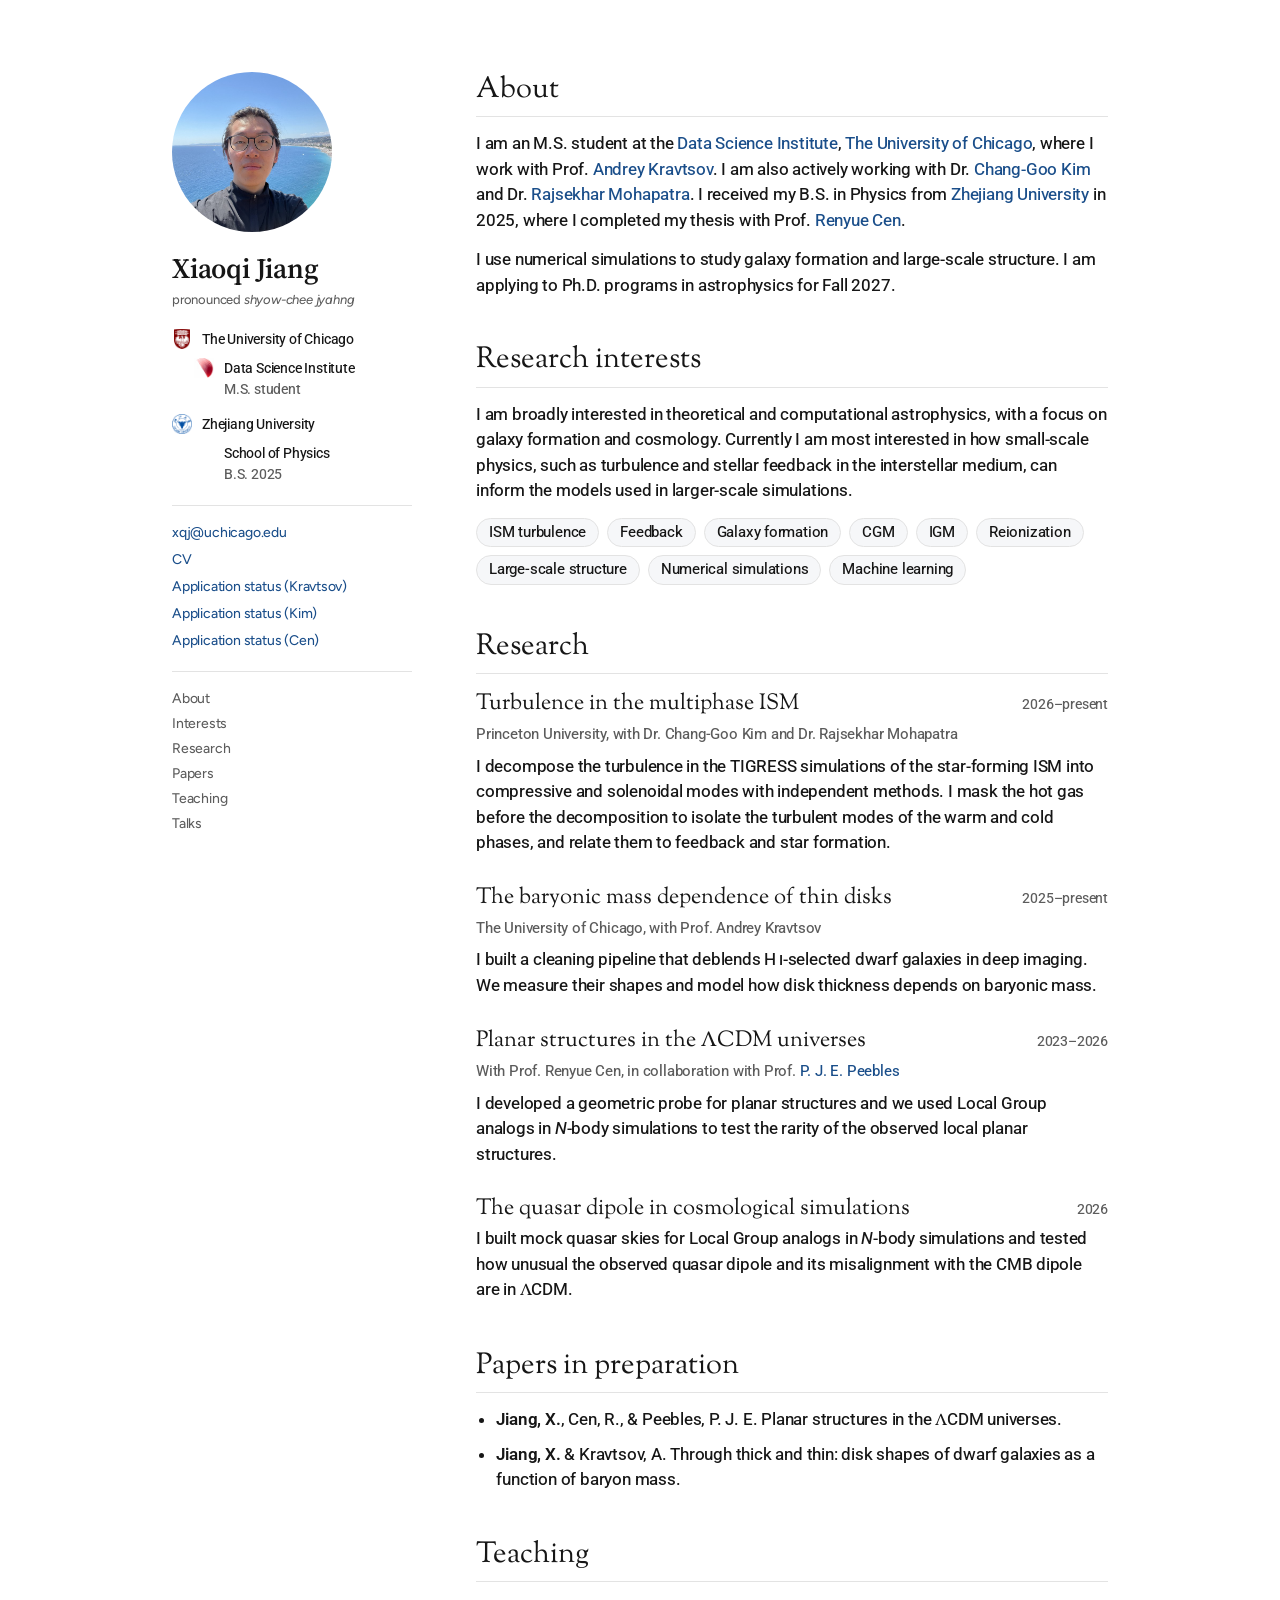
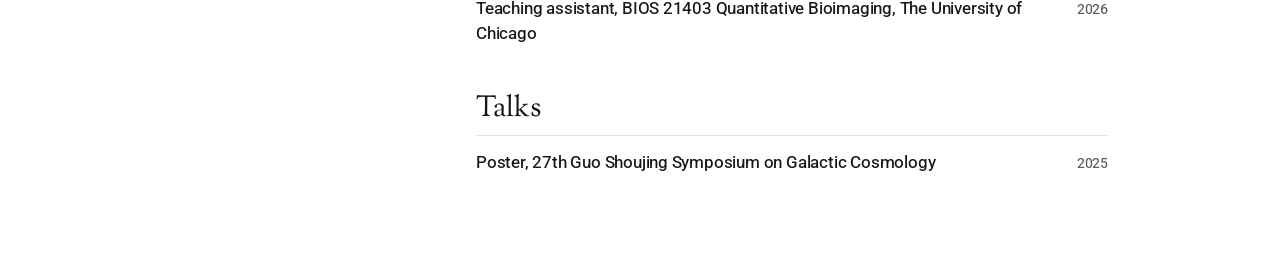
<file: index.html>
<!doctype html>
<html lang="en">
<head>
  <meta charset="utf-8">
  <meta name="viewport" content="width=device-width, initial-scale=1">
  <title>Xiaoqi Jiang</title>
  <meta name="description" content="Xiaoqi Jiang. Astrophysics, numerical simulations, turbulence in the interstellar medium, and structure formation.">
  <link rel="preconnect" href="https://fonts.googleapis.com">
  <link rel="preconnect" href="https://fonts.gstatic.com" crossorigin>
  <link href="https://fonts.googleapis.com/css2?family=Figtree:ital,wght@0,300..800;1,300..800&family=Source+Serif+4:opsz,wght@8..60,600&family=Roboto:wght@400..700&family=Sorts+Mill+Goudy&display=swap" rel="stylesheet">
  <link href="https://fonts.googleapis.com/css2?family=STIX+Two+Text&text=%CE%9B&display=swap" rel="stylesheet">
  <link rel="stylesheet" href="style.css">
</head>
<body>
  <div class="page">

    <aside class="sidebar">
      <img class="avatar" src="photo.jpg" alt="Xiaoqi Jiang">
      <h1 class="name">Xiaoqi Jiang</h1>
      <p class="pron">pronounced <em>shyow-chee jyahng</em></p>
      <div class="affil">
        <div class="org"><img src="img/uchicago.png" alt=""><span><a href="https://www.uchicago.edu/">The University of Chicago</a></span></div>
        <div class="org sub"><img src="img/dsi.png" alt=""><span><a href="https://datascience.uchicago.edu/">Data Science Institute</a><br><span class="deg">M.S. student</span></span></div>
        <div class="org prev"><img src="img/zju.png" alt=""><span><a href="https://www.zju.edu.cn/english/">Zhejiang University</a></span></div>
        <div class="org sub"><span></span><span><a href="https://physics.zju.edu.cn/">School of Physics</a><br><span class="deg">B.S. 2025</span></span></div>
      </div>

      <ul class="links">
        <li><a href="mailto:xqj@uchicago.edu">xqj@uchicago.edu</a></li>
        <li><a href="CV_Xiaoqi_Jiang.pdf">CV</a></li>
        <li><a href="applications/kravtsov/">Application status (Kravtsov)</a></li>
        <li><a href="applications/kim/">Application status (Kim)</a></li>
        <li><a href="applications/cen/">Application status (Cen)</a></li>
        <!-- <li><a href="https://orcid.org/0000-0000-0000-0000">ORCID</a></li> -->
        <!-- <li><a href="https://ui.adsabs.harvard.edu/">ADS</a></li> -->
      </ul>

      <nav class="toc">
        <a href="#about">About</a>
        <a href="#interests">Interests</a>
        <a href="#research">Research</a>
        <a href="#papers">Papers</a>
        <a href="#teaching">Teaching</a>
        <a href="#talks">Talks</a>
      </nav>
    </aside>

    <main>

      <section id="about">
        <h2>About</h2>
        <p>
          I am an M.S. student at the <a href="https://datascience.uchicago.edu/">Data Science Institute</a>,
          <a href="https://www.uchicago.edu/">The University of Chicago</a>, where I work with Prof. <a href="https://astro.uchicago.edu/~andrey/">Andrey Kravtsov</a>.
          I am also actively working with Dr. <a href="https://changgoo.github.io/">Chang-Goo Kim</a> and Dr. <a href="https://rajsekhar33.github.io/">Rajsekhar Mohapatra</a>.
          I received my B.S. in Physics from <a href="https://www.zju.edu.cn/english/">Zhejiang University</a> in 2025,
          where I completed my thesis with Prof. <a href="https://person.zju.edu.cn/0021210">Renyue Cen</a>.
        </p>
        <p>
          I use numerical simulations to study galaxy formation and large-scale structure.
          I am applying to Ph.D. programs in astrophysics for Fall 2027.
        </p>
      </section>

      <section id="interests">
        <h2>Research interests</h2>
        <p>
          I am broadly interested in theoretical and computational astrophysics, with a focus on galaxy
          formation and cosmology. Currently I am most interested in how small-scale physics, such as
          turbulence and stellar feedback in the interstellar medium, can inform the models used in
          larger-scale simulations.
        </p>
        <ul class="tags">
          <li>ISM turbulence</li>
          <li>Feedback</li>
          <li>Galaxy formation</li>
          <li>CGM</li>
          <li>IGM</li>
          <li>Reionization</li>
          <li>Large-scale structure</li>
          <li>Numerical simulations</li>
          <li>Machine learning</li>
        </ul>
      </section>

      <section id="research">
        <h2>Research</h2>

        <article class="project">
          <header>
            <h3>Turbulence in the multiphase ISM</h3>
            <span class="date">2026&ndash;present</span>
          </header>
          <p class="meta">Princeton University, with Dr. Chang-Goo Kim and Dr. Rajsekhar Mohapatra</p>
          <p>
            I decompose the turbulence in the TIGRESS simulations of the star-forming ISM into compressive
            and solenoidal modes with independent methods. I mask the hot gas before the decomposition to
            isolate the turbulent modes of the warm and cold phases, and relate them to feedback and star formation.
          </p>
        </article>

        <article class="project">
          <header>
            <h3>The baryonic mass dependence of thin disks</h3>
            <span class="date">2025&ndash;present</span>
          </header>
          <p class="meta">The University of Chicago, with Prof. Andrey Kravtsov</p>
          <p>
            I built a cleaning pipeline that deblends H&thinsp;<span class="sc">i</span>-selected dwarf galaxies
            in deep imaging. We measure their shapes and model how disk thickness depends on baryonic mass.
          </p>
        </article>

        <article class="project">
          <header>
            <h3>Planar structures in the <span class="sym">&Lambda;</span>CDM universes</h3>
            <span class="date">2023&ndash;2026</span>
          </header>
          <p class="meta">With Prof. Renyue Cen, in collaboration with Prof. <a href="https://phy.princeton.edu/people/p-james-peebles">P. J. E. Peebles</a></p>
          <p>
            I developed a geometric probe for planar structures and we used Local Group analogs in
            <em>N</em>-body simulations to test the rarity of the observed local planar structures.
          </p>
        </article>

        <article class="project">
          <header>
            <h3>The quasar dipole in cosmological simulations</h3>
            <span class="date">2026</span>
          </header>
          <p>
            I built mock quasar skies for Local Group analogs in <em>N</em>-body simulations and tested how
            unusual the observed quasar dipole and its misalignment with the CMB dipole are in <span class="sym">&Lambda;</span>CDM.
          </p>
        </article>
      </section>

      <section id="papers">
        <h2>Papers in preparation</h2>
        <ul class="papers">
          <li><strong>Jiang, X.</strong>, Cen, R., &amp; Peebles, P. J. E. Planar structures in the <span class="sym">&Lambda;</span>CDM universes.</li>
          <li><strong>Jiang, X.</strong> &amp; Kravtsov, A. Through thick and thin: disk shapes of dwarf galaxies as a function of baryon mass.</li>
        </ul>
      </section>

      <section id="teaching">
        <h2>Teaching</h2>
        <ul class="plain">
          <li>Teaching assistant, BIOS 21403 Quantitative Bioimaging, The University of Chicago <span class="date">2026</span></li>
        </ul>
      </section>

      <section id="talks">
        <h2>Talks</h2>
        <ul class="plain">
          <li>Poster, 27th Guo Shoujing Symposium on Galactic Cosmology <span class="date">2025</span></li>
        </ul>
      </section>

    </main>

  </div>
</body>
</html>
</file>
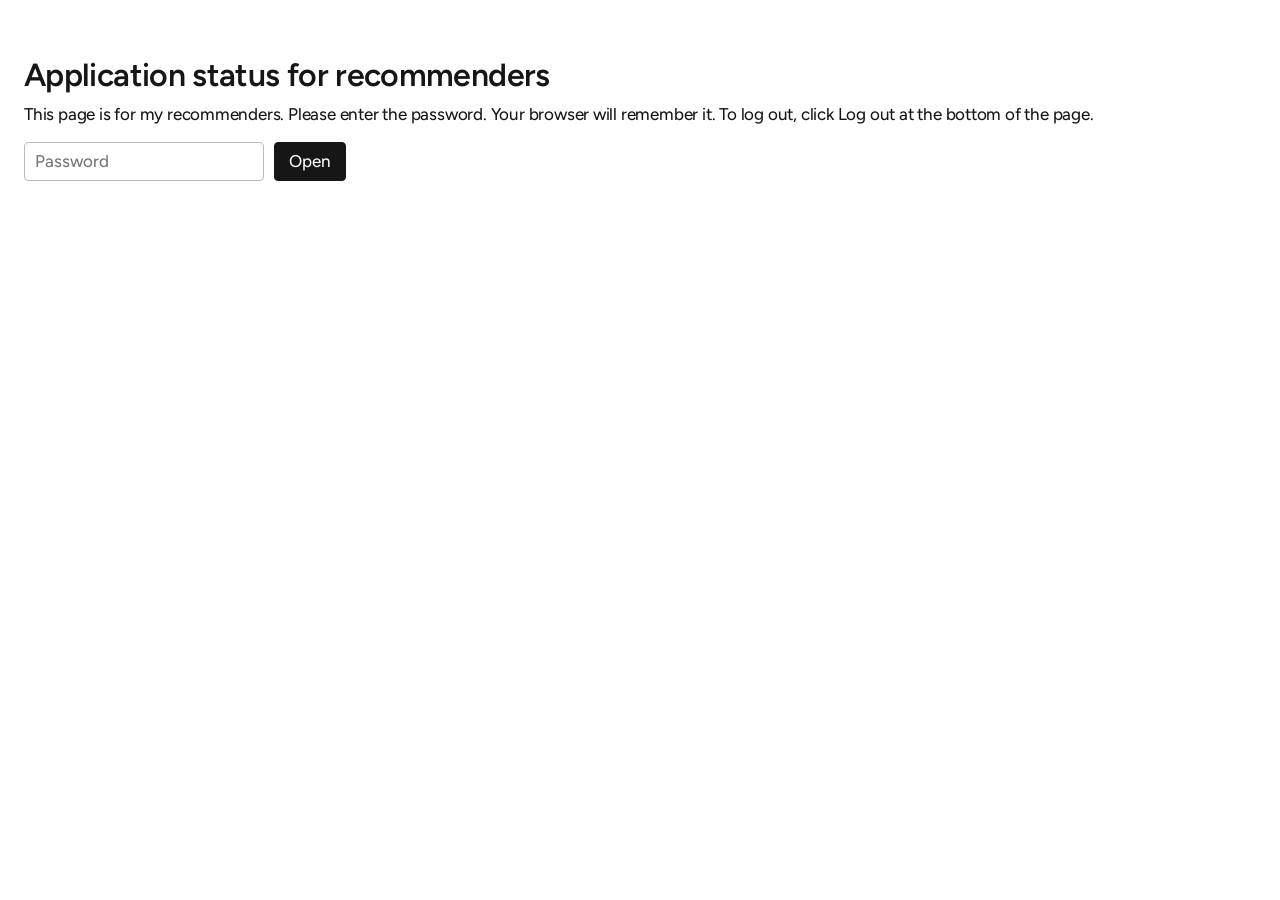
<file: applications/cen/index.html>
<!doctype html>
<html lang="en">
<head>
  <meta charset="utf-8">
  <meta name="viewport" content="width=device-width, initial-scale=1">
  <meta name="robots" content="noindex, nofollow">
  <title>Xiaoqi Jiang: application status for recommenders</title>
  <link rel="preconnect" href="https://fonts.googleapis.com">
  <link rel="preconnect" href="https://fonts.gstatic.com" crossorigin>
  <link href="https://fonts.googleapis.com/css2?family=Figtree:ital,wght@0,300..800;1,300..800&family=Sorts+Mill+Goudy&display=swap" rel="stylesheet">
  <base href="../">
  <link rel="stylesheet" href="style.css">
  <style>
    .wrap { max-width: 1360px; margin: 0 auto; padding: 56px 24px 40px; }
    .wrap h1 { font-size: 32px; font-weight: 600; letter-spacing: -0.02em; line-height: 1.2; margin: 0 0 8px; }
    .intro { max-width: 760px; }
    .tbl { overflow-x: auto; margin-top: 10px; }
    table { border-collapse: collapse; width: auto; font-size: 16px; line-height: 1.4; }
    th { text-align: left; font-weight: 600; color: var(--text); font-size: 15px;
          border-bottom: 1px solid var(--text); padding: 6px 18px 6px 0; vertical-align: bottom; white-space: nowrap; }
    td { border-bottom: 1px solid var(--rule); padding: 8px 18px 8px 0; vertical-align: top; }
    th:last-child, td:last-child { padding-right: 0; }
    td.school { max-width: 250px; }
    td.fac { max-width: 220px; }
    .fn { white-space: nowrap; }
    td a { white-space: nowrap; }
    .sort { margin-top: 22px; font-size: 15px; color: var(--muted); }
    .sort button { font: inherit; color: var(--accent); background: none; border: 1px solid var(--rule);
                    border-radius: 4px; padding: 2px 10px; margin-left: 6px; cursor: pointer; }
    .sort button.on { color: var(--text); border-color: var(--text); font-weight: 600; }
    tr.past td { opacity: 0.45; }
    tr.soon td.days { color: #b3261e; font-weight: 500; }
    .prog { color: var(--muted); font-size: 14px; }
    .note { font-size: 14px; margin-top: 2px; }
    .dl { white-space: nowrap; }
    .days, .n { white-space: nowrap; }
    .st { text-align: center; white-space: nowrap; padding-right: 10px; padding-left: 10px; }
    .ok { color: #1b7a3a; font-weight: 500; }
    .muted { color: var(--muted); }
    .todo { color: #a3a3a3; white-space: nowrap; cursor: default; }
    #login input { font: inherit; padding: 6px 10px; border: 1px solid #bbb; border-radius: 4px; width: 240px; }
    #login button { font: inherit; padding: 6px 14px; margin-left: 6px; border: 1px solid var(--text); background: var(--text);
                     color: #fff; border-radius: 4px; cursor: pointer; }
    .err { color: #b3261e; margin-top: 10px; }
    .sent { white-space: nowrap; }
    #sync { margin-left: 14px; font-size: 14px; }
    td.st input { width: 17px; height: 17px; accent-color: #1b7a3a; cursor: pointer; }
    .group th { border-bottom: none; padding-bottom: 0; text-align: center; font-weight: 500; color: var(--muted); font-size: 13px; }
  </style>
</head>
<body>
  <div class="wrap">
    <h1>Application status for recommenders</h1>

    <form id="login" hidden>
      <p>This page is for my recommenders. Please enter the password. Your browser will remember it.
      To log out, click Log out at the bottom of the page.</p>
      <input id="pw" type="password" autocomplete="current-password" placeholder="Password" required>
      <button type="submit">Open</button>
      <p id="err" class="err" hidden>That password did not work. Please try again.</p>
    </form>
    <div id="content"></div>
  </div>
  <script>
  const SALT = b64("KLucrKuFjNDWvG6eoOoSzA=="), ITER = 600000, DATA = "uNlJeucnL/ENfq1MCAzalEaJvkb5427t8MpNfQBsnkV00jbKCUHqEEPCrz1zVTefu4YXPBCMPOwmD+zourXf41FGwBrSHeW/nVRkcfCnnNQZbTx8f2ApD6u90N/TMVdVTY1nxTIRdoG/qGpSLvOQcaAA1EodVEL/JD48lQsdjK7f1b0tM6GRcX+jSRVHWR9gKxiX3IKhI+2AneKCAYklXMZ++fwtw2eDsPR9s9w0zKkXkkcSRV+n6mqbNmQaRhO/JWaLyHgRhbbRzTCcarhR3+o+PGkv8avJWQJ+p2a7IbSVBpn+YXcKNPax3inNbw4mbRxfkwyWV6Kfp3/FSEG9nhSa3qb0HTZPZiZP7t0a6hjHaEoKbXlPJc76B570Yg2apXt5OMnkd3hkGRceRSzK2/1mZK6ohKTGz/LEr5U/x7PeaaoCUBJeYkG1hkYzzAS0EvnI6XT9lPbumVpH++pq/0VQxL4gj075Pw1qm+YX7k+Lpo7F0NK1WRplivuDQg5F2GxSldh68r2khbfM/UV6dxedThEyNfcqXyjmSg08rJdBs15qcLVYx9vkbDkHZ2VMr1j7oK3C2MgEwTFumuRTXo68TEvU3Ytawk2Odl/LU3+bMuyRJfWaX1iwpoTh5Se4S3wcDqQTw7Ll9KvYTuQRgZhqBtwWhNCWfSNLLID6eU8G+7qm9uJEMMCVOfLDChlvtxLmpMxo+fFmVVI7ztmKkgv8g+BzY4R8N+eCdyW54sNS7NSSZ9+r+KSBBKNOnF99dKbF7LVbFjuNoJ0BHXC4X/JcA2eeXxR06Wwva5V357s5FUVbE46AG2g9b/CeQ8kSEQUkUISohzisOv+io/rU55w+YtPK/c2qgbq4BbELlUPaGTyHYy8YiDtcoTH28v9gPVhDD0rCZQ/uA4byKOtRk04izyIZek0BRUn40x3kWjMYl8uQ15K9JaxklYCfMcJiszVxnmzVAMxT9vTzjOgPXatSQ2YpRsme6OMai8Z2jTWiJ//xRxNJZArpEQiYUCNic+/bI/XfILrdApxmMkVGJfCWUhok2sSEPNcrH/rn/rMDcgnbwhs/KdUxXxBnHtG94uy4VE0ShU067fJ37xiKvdh1HLMYYTyZsUMhb7Gc18apGuAhsBXv7VE76aiQ0uPzg8bh1TX794D6TxpMKq01n2D9cIugSjNgkPJYZBLd3it8uON3KzbUC3NOW/kUCDoH6usSyv678GW97ACp9Jcf80HZehkX5KbqMvRFgyvveSRhel3p9jf+a2UFOt9q1O5mdlhPXh5SCbzqy/vbVQYbf/QxV4a8kkZ3xrevd3NL7/JtnkEZ9OP3bjabMbU+qni+yMPE50jjuH1fIOBHfIBHjGITQiHAzCmU0R6ZAy3XtRnplh/2P2hVM1rgefiSdXFg1jTtPkDTdLUEotyWPR5vTRgNWHHg/UL1M8HfDeXqwLLJFkxKCSQO6UCygT8YV+EPl0abEJdgqMqQ7xR3cS2A4A5PI4QVaIhL67znT8aM+LRGwPeh37V1qJNX+R1Vh0xgmcsBr5vV9UY7uDRDA83So/DkaQBs8LdIVl09aTS+FALtDUmEZDqZ3nH+L9tkmiILx3G0sxx9/9jp3hSE9Q3obkEjIGIIPbeL890sqFWooIm8u0lY8EcrJjR3ql/jHld9Wb6w39AjAkBZyo/KBGDSXZpY0lat/UKOHmLHDzNwaWZMkK9IkNxQYSnB1uCUFa3dp6rVvr/7H07Kj14vSaSx1bztvunMN/8FZ1NjOWOm2Phi+nJNtoRFdw8N/IX31Ge211EcvJmaQYPqHfmEEA+LHJO2qBZsZVhwCADzxaf3Hk8D2jvsURoqnwB8/MN7IGNju1yafA4Foqz54FHqovN+WNdP/[base64]/[base64]/78VGUw9QCQp4ARB+Pv+WP69oIyQrjcOLMHoTQdqGrqCOFD1HmaGKu7t5H5JJHPb8EVXOmmIgi6SYX9B8y6PmoDLtH4dZffBjsARbVQ8SXcQG0b4jQV94Ae/zI1oL5xOPLLev48QRzLgfUq991tQilX4Nof4NT0rBVLKL2/R/pqeswOH9PH9CJL+fYM8IG7KIN4nfsibbUKBoCtkO8V4XNqgDjgR2UOCnniO9ma1tnSfr9DHs4YgLZQi1xUeUyLAWq5w1ytgjIV88wanFfOsSUM0V6xqr+Hf4G35N35DxGwnCInOFxGITm8F/EtzT8MMGToyNbdng4xhAfStVbzlS1+qBEnq5hz8GFlLlKM3f3ir76afjocHEzJ4/2AvPWnWkuIKJYjpU9IzAOUKZV+M8VQDIzziG8tGBnx4KZ2s36TMbw9Lrb0TXlH1Jk9ZxJe8wIyomvwW08VWtlJql6Z7Puz0iz3mktPZ4g8c9NCOL28nCEXO7mL15Kyxq94v/i6QjSAA6Cs1jqfrYAuX+iCorNc/DIKNidDXN1o9Dff12CqHkto1f347OA7Hcv+RC9svr3jSdnSHHs0pYvKp2W2sifYgA4Af41gqXoVal8HukylwjGSENs8NpHOcufOUs4cPehUEO7xshxJOIrDLM/sk8r/0FbpyjK8oyH3AVGsnns8u24NVKKUy4TxZ6H1t2lIpi11Ip5SbVGeRZgMGuU2IgcmqgJ6Ztxs9hJktnnLNZa+STjRNcNPnqPhhmMdyJqdK9d6b4Jv0wn1Ui1eV/OosjpPDd9TROUr77cZHl4u+DeQ6HKQHa6ViDRmMjwkzU+z7920GNRANIhqOPrQvnTHK2erj8wRtQRUxPjXsZcVmKTqa/vTbcY5NFBYZ/bnJGXwJHAREUIHU3sAZ6YqYP6lyKBp5jfOFmRyikQm89W9U5BXLoY4MzqN1Kkm7aHz4M93XjchkCYtxIKHjbnfw/s0X3hPrpwrL6NYun4Ucv7bl+cUA+lHjYMU42mIN6JyjIRuv27c8R8tK+Q4foizaq6N6ov5rJA4WYWXmMT1NtDXDXscFAY4MELwAxMP/RO9K+r91udt3EcR38ZbCTHbNlzikezoxda5HlNOVx9SOf+mO0moYJ41Zu+21jz6yC/EWrngQi5zcQSJeiNwDB4jWh2aaxxBLFJy/h3hLINeW41pG6twqEPXfc45FGaD2Zt/t3pofr25zs7YiC1saBNB4EaRHlucKElEKLm/wHwVwDl7E3v7cAzVFfMIgRO9RPrqX00FO5u1nuvbYMMzovqF/EwtUzFaj7UZsB9Y53S0E53f/vlmrx9rivMShnU8SWk+f4YRVbob2MRiZuJdE3hHNU3janDFZ8yS9lSPxpb/p6oEJ9Mpgg41xOLDwo9E8DiNOsxtHXoy47496/dtMxrosSYtNrmYa0uzetjvSenyoRCeT+d0o30lLRtdl7M/ynWSud52bSOGhSerPYLaDz/Y/+NA/1H+CrsqO8aSfs/4BjtkDXgxcHBH0nQ4H6hng4Dy+v5L9NQe5W0N2/VaN4Dbebd++fraKY+9djlCcaMJkYiFMcTq4v/ejrJerQZXCtq/q1j8RXUKCvKTA/gyxEIaZVpjeBlJE66UCUdAYMEUqt8qtJZwequ65YaWYn1idOkT0kDdxa1G5Th/5WHzHQLrTpYYmmrdHqjuDkcccnruIF1aeI1g1NkVzw7QECeqtdNHPwfIlV3rbXPAQwYMNkIMqAc+zGPjSmK4GNBmxG6kVyRq4lAicb3kWceFwUbupdN7PIgu4DeNEP0Ro8zd+7+KBHUhKUcJJfZ/YwTW9EpyNYmMsctA0PBec3JfBy+h0s4V1+qyop4EdnFxUC6l59Q/oxYg6lUXlz6awf8VbOlzxIRTqepxGAHoE1Zdvwv7UMhDQ+S/E12f97s5hduMCjzdCnpyr6oPAreJkY8/zhVinpGntkQQ7QeYdAkcst7+PqcCHGwwk+MzumLGeCCJ6rjezp0KTMbQyWHFTYOf/E2zqvYfGK/CGV7C9Rp2XkVsjbmDJqTXq0HdCqmBJJZn/AICl0Yv8Ea2LoAXK6HAMMqzFdjSVfzBzpJQEfXPP9p4lEsq/+BB9WSqI/Nkz9pifTAxPkBQsSms1OOMvU+iCIwWoPJf4qqPxSOlEWqdY1dCimV3chhZD5/cxwR6vsK9OjFcp6X9Ju/sXvvFXNPW6EV/qgp2vLHE8iVq6pr3OkvGeFWS+eogm/+F0i+L1ojm6EHKu+FyXxfEUePGskfyNrCjdypSTDM4wEI1RDZcfT2W0mdp7Kafz4ycjMJJqRKcIFpqNfxPr9UU3tVCtp10aWXqk1L+LQSkiuwK2X1P/FdDfcB+kqszLLLUOwiUtOilrf7VcJQRElqNfh7sQRX459la4wJQxUlF3qE6hbkeJc/mP5bKTRMFYrr2KoCrjJUpxa0MAyqe9pdeuhxKDf3uq+vOdxAex2vJOyuN807RLxMJp+9JOfkB6jU8gVC4L3fk46Se5gxDYetSX7q+iT38wYKw8VNB2XVSsvdyWVAtcX0V6CgHy+0ZfzVvviecsA0KEdPZMktsJcw5o+JyJ+K0XaStCHI17uBRxorh45XybUTym/wnY+2cp2py+E0/Gbg9Gve4iZ9QhHMnF5kKi6+6s7YBmbVIi+7yOpTZSiTg++7XvgQcjYAUKEaK7kTrk/LBO9cVA01NeRDREVeAURFdWNQlV5lG+/sw5o+ZrtJTANX//26pYyobWgvkXgaK59HlyX19j8p4EEbdEfas0yjaspK/Ce6h3xCyu/i/VOCm2D6gyfcSNYLqQ6YL1u63Tnh4MFqFeF56kj1KfY9Ci7LSY3bMymECuPwL1H/gfS6iTwkAYSn0le+SwbTk+KMN/XR5V0YRuTd0ODf1zINKHdy2bUXksfLjWCFWidRo+rZBIg3+ngVQ+ijtYjNkdHr0UfIinV4FgUbU3qvMVxP0Vt73xA2T9t3oTJEFbJKxVSra1anHwvh0TqWotIkj/5A2y66qjRGCAG21QqGJsZX4Nlbxk4Y2ooYKdngWB8+0qHk6XgTRka9CIiw8VQ7Vy2ju6kIahrLqOc04DQRt5t19quOuzq9Vs17RO5WV/V0b7rwskwM7gihpEotPiEFnG+aqcKJJpoHoOv4qQUxO+gmTgwnlFjWjSrG+OqU4uJDM3MDFIooDOhV+SzWwcL6N/mY+PDIBSbMgyfwDsY+tZ9LtB4c1ABXw1DVTh8zBHqcV9Fgc6T6oH23Mo6/ohBkwBgjycWO/lZ3DNPsvwJFP1zuKffNVRkinJlCzzOvZHjp/fhQo9MHx+3Y+voqv7f36X2xOzwu5rQOoIzekNB8qbTeANev2IvaL++bD4lQ0ACLJbmS1zE/BqxqJSJhfffWwLXa0eIKYtXKxYicDOBdcmPXj2J3lwHfMBA66vj7RlBwBmtukLsrE2bCPesHdcoSQff3gR9PIhDhfvtLiQMpaU8nLfniYdLDO2z/nlNEYvbp5fY+luDLIF5gAvjMIBakSOzQArMLFf4dNCeXgSQDygk2EspoWiaSCk2Kgs+EE1w/QHIujbWomybYtnwsTdf+nkYZCSx3EKntGIAAKRlYEM4KOpjLozXAtmrbLCZo9ZwPgSP3nCBDba3a9RMamRPAf7jz+4ZJxR3Mk3lu2wwTkzhGkooMTmJCfH5D5OfthW69IT5LJELwYpFpCg+mLble5Ea4edzNzdc9wDto+TF0qCBqiVwvg9F2njbQUF/q3ejwv+PPy6JPa5uI+12oixrhsIYc1XxAoVxJ/1lSW8LOYnYB2+W4vpd1y81Rco5KouEo1yvpMV7Y8QVBVSN1/98wYNOV3pQ/k9zZn3pGPcLfm0SHXUjdowqKtTNEkX50AaURQCyU36EvUND6F6aBYGJ9AkuyiGvUd8qkje4SLomm3RHhbZ+4lvASHZbjWaP8SDGQoyZNfI/JmmsrYZo3wWXsj01fKxTASei+vNg6J1lUahDDsLpvXiEAk9qZuqfXlGLPQTpsKcMPk+vcNSpMN0U5zCpszf3XcfgTm/jYKk7Ln2/gF79VmajML6LIHO5UBaOpdl/N0a8FawFX/PYXfIqA95EgQhF7/WYtkY6/OwA5o6H8ffT7ilaXJCddRdKBdQLhA1XAZw3KkOC9+hCpJs3GDVr49r8bD6yzvkKs6YZSd+NU0QsI9F8gBqzivrb9AYA9Il/Tt/LofDRi7bLxgw0u0Oeknj+KfWs6A0d+zhb3NiFysBpWzMfB8q6vgXxztCxI0L3eG40iwBkvbzqczyHGbyqrECsmuuehjDI2AFyg5GRQgGrUg8WDL7TJr7GJyYspTcpQdxdI536gF2mm0g6tI/2ANHdzAEQqqE5ceuPJGwqUfU32iDIgapbnhPq5L9zijKHqX5fQE2VTuuYqWZONVfdOQ2l/m5y1c8qCIVKfCg23bslHTAK0DV3SaUI0WD8ApoizUpB99N6n5g2TUwHzCxgHgfwDRgSFMab07uYRP0B1Edt/OqU+s28GlBWkRhTKMxiFfhz+o1WKUqgJKkt5hNVY83xpsAJr4AWuSQrpWy2ONt71rrJHoZf537K/1kEIwqhpN0d7FGmUnWi1OH4Kq9ZY7/5eOXgvGo1r43F0dCZuTvvrpDTQgmB7/YjK5B150BOecI6o5E0XzrxoWk/TS1zHAv17i1NCgwomZ6NAMBtBzSnQhyR9LW65aS357Q3qJOpQSfB6KOo1K+0kM4HSB5ROlhP4ZGqX+xwoPxhVoSsarY81V2/aaM2aZxgdyuxhiHV4XQWjLHmaTFWEUCaduF9G4dO+v/U//6ZyKYKf9rUMCw8rsPiWLN+9CdRgXUn1Orevcv9l0Jc6e9EuT9BnD3n7CUYas0sh+xQaYCxBIFlAJH8wPCl9oJ+i3vusfxpns5cXaGK7IrzR3PKEcZ3+wW0VX7gWYKVCkID/RnB81BqbsjCj/tqtiSkgQRcC2drzxdOPYnvD0HZSirY/qelrwlww1swwdvf1395s3p2nxHgGflexpk0ZyOlALq3OWJNMUKxYdBPimeJjz2hZ/m6Vy9HWHpwJ5CvRPUxScZoYvzWikIXgd1Bq7vu1Vuve1Zq3q6iH7mEw0/4T0Rqruql2+WItqEL7UvZgFDt+RnN5PB1yM3wz4X/aSqqrfi5B4FM9h1h2/UOpQBV4Lpi0wReLpGVwk1hNm4OPW0awa+AKY8e+b3mIM98wwmP2PtlLZfKlbsgpM/lvjqKruX8s9MS34nL0EqL8nQlwgu1V++7KZ3Xcm1w2S8xJ+3cbnbFTcYGQocGovd2RsVBR5ga5GaDZKY9X6+qGe64u1yQZKnOl4r068vEEQXZFf1SIHCdOu5IdmbECybzrPofiw6m5JTHVo5rtBRjWVer6RF15medbargW7AKvRTWj0Dw9i5rKOmkc/vLUDj0SJEoAEOGEwoBjZzYmn4JADw7g99o9acoN+MGWkj8rbgM0dOHgcsUTfiIROrcv5t92pE1kBrDVW0P4/kqFMzbvmiQtIZbVD0vxs+B+Y5nUopqs5saQMh59UfKbBsQMmdq0FL14ZIrCCbU3SEBE1NgcNrc4G/OVp9Zn8ei0XN8kzdtUVoYU4D86oOYU/[base64]/1x5rtWbSrkNqPBivUpIvkTVimlUxe+iZD6RF0rxNjOhjp4CWa8mn7oO5IXDGFhP8ZGpiqTXAIYG80kqp89YYTpruwqU6h+tErJIxEQcfTBIDOnNI5Gz4ITudYXVRL7PRFFcJdk5zpsVGRW27YATFBGIpFzAKnQD70hcQfSR1XNcBU0M8/bi+NjA0mBmMkwHw/aGmsefFJUoP0/sRsxPHBaGVsH0dfdkWrFY/B3ZJ9in0lgYZvBxYEoxB2qauA0HM5WCI9+MECphVq26V96SEn20AFMs/fWlQQYOwNTzQslNxy10pcy7JImRVHRZpRAH+ZUTiqFbvp1/AA1QluWf8uLKXuYSvqNmeLrtHAWX/2PTctAZTt5MvKBon6anoSSZmpjBPtymqrLdo5bU3zOGx2EoW3IRNQLwePbPUwAlMM74RP1HeVdl0ebSqZIbXMkuvRb9V7bfz4HzNEl7BXZDMlvJR8+uH1X93gQmXqOUnnbXV+YyVnVH61ITCZ0TcKp1kmic3DStmKp5dcmSjjoIu6Rcq6HOS/WKcWz79Howqh6j3h1ZtTneuHVci1KAuVw2tuQ/bgvxE8jhbifdfAifDUfCmfTs3v5lNggM6WqTUUfCL34N4WveRMCWnqRvcZmDyN5terkVmQphgs+TxpH/E/WtSM8Hg7jdK++DLrUwFhU4Zm/FXcQa3NK9OqHB3gZnf/t1t+ZNoEQd3KQTbCUm1AvgyT4cfyXcTcemUc+mJvXZdBohGqKeO71mFRu/Sy7fRUygSsxcco9K5CPiMuUGdQGy6BuAHDh5vV8xAUwpzyn/lgK6+r2h95LMk5kMx0Lh11l3s/[base64]/VCLDmgCdREAtXsy03FDZ7MkO4YW6hiE8xgIbk237NINCoBW/EH1+YPzaB/TwVTCjEx4DZqdcqWt725EyA10QJZxJdOu//t3wuRPu3N+uxi8YXgrIjAQPLN52pLvJBYbJHZ2xG4TUXFsC8MxWl5vQkOS6XwaBVm9tshK7UOuqDNFMzG17OmOdF3UbgVNxoyX76HM/IoZ5dcN+jlRRWAG8wafLc0eXjrEgFIUqByK7GEh+ni70/Z9ku8cSryMWkaXoD5VZhNCSoeV98mzLNQfl4f3Uu/5b1etCR+jZYKdtPF9fASK91GD7aeQeG0s9gDJFyBH6Bu0muiKYyk09D3BIOrHo75YHT9N7pNX1BxtMVPRBrtEefH5RF4l7alC0TjGDkBQfnRoWZ25Qd8Bgpxmj3A853yomrlUSE9NK5uo/oCUWbFxkVT621G7BVy6TJ3lthPF0L/[base64]/oo9T65chp+JWlJj+mS7cgrscvQ1KTtChcVKOHjFT7DDamgg4pqFJN+WvDHqmHMlKNwCq7YAu7xkB46i6Yo/pBuqOH7C3/JtEYIaxBFCOg37sP2l1yQB+1kqMZumvhLSCS3FZ2IJM+mw/ij+XH92WetVaiXwLiFDoWUNQOTu7x/4Imo2T7DNdnnDtVoTNr1JsY7sg+Hmo7hMMyaisHs5ekFsYKBtXkV0rUh0nstdqTFSw43BXiA9AjSGDpf8kw0+jJFKkt61Jax8sHiO67BAeX4dzaXOD9FMJyubm3zWaIip2Gs/++IGh8F5ZvlltIOk52op0dWI997ABgsJUdCLM6YOLtdfmo2ixx9gF8NATuCf5pJEVkiHGIloDcrEY3ADsH/6hZoeg2HE0i1YjQiMSp368fYeTP4ITfXOMXqBhonSQ0o8+u8sQaTMcjXsXM9jcaklcIqOMJpjxJuhENZSpSc7l0fQsAsBVO5dF0Uzn5/+T/F803V8WEqkvwMtxsY5pK83yp/Zwr972n8bwgi8z3qTCBvMogA5AEUV47iPpyonWabRUPrdoGDlLgTL0Z66z0rTa89/Rs0kwDlrxPZEkm8he9ZfAlcG5pKcVCRE8uFfnaOj07KREK3SAjvT+9mSwmGjnLpC7bL/9cG8ZLyq2F/oTlpjLuhsLMDb/3BLRpFddk67+qmRr0fSY7K1ZuJXbGV2svDauN1aMxJX3ZJ0Tdrz7yFVxj5vyazhO96fQOMgumYtl7q5fjZrzE9v+EIApSEavpxOHRJ/+TU759ML7I0vWYIF2bWV3D5GuaVLimfLekXsEY5l8ZckcspdlK84hJ/2y9tfITmZROkMfaOr9rvqgLw27jG2OJc2cYFXRcqx3EXDmyEXIc5V4fvlosSGRQ06E6RIEtl2EAJWGhhiN1MBNOCKrgGYwf0nHG+MNSaQ8sss9gjgx+vsJdQ/TJhDNKkScnVi5WrTi/MvKzneJAcAEW+9et8ke0v+A7yFym2NJm8O30NMTMryNGVzChK7YosUatZQV/77Y8TUSoj3YvdZjKiVivYq1Ksh1DFlU9W4OgiC9TgAM+JP/d5YftKItF48mBp4aRftsloXJwmaHxatjCVKXsV7BvMOo7gLJ9KLCgJjPhKnIJ+egWXU+LO4GgfdzHJYOUZ4JIuHNNMNs9E3OK4hHykm3Qh4v+Cer4E+6VGHUqAmZNrN/zIpZOw6p83b/MAoiSbG5clryFsLG1za7cK7rMjTqyPWOtlmlBHGOitmXL1ptqkUJRw/WKCGOa2Nk4ZQlfJABJPuOUc8gx9psRm8tyPZvYxPpqJms17b1DtGJotTMeECoJiCzH/f8yATOmUnERexp9ASYjW2I5vXM/fA7mWIP2/+Qq8pvTBNcsSk8iM6TuE9+NyrNkSLLQb3vAgx0ES4yalK7jqxiCq9xq4Ap3J8xbuDqKJL2807QP0TYQ9idq6Jrly4OC0KIrVKg4YahkVt4Awk1jR9my7OfXPL/FOq2NthN17DfI61Phj5ZiggRywSC9JYHucMBzwJU5PmXQljC8T6Ksko6MiViEBxlLjWHbid6AL5M3zP2iWH/IvIfXWKi9oNa2Jl1kNEgkoDmV9ixUWHII5PIvrp+htJ/WFN11lTvpPGdd+v0cbmnSMlsL+NmGBGFB8SbPyxu7DFEUpS6zvwcXNI8fvCeyaXcprqQS4J3RMU3729O6HWgrjHUhcCnKs0OQz73kjJIArKNJDGC08DFwVGCwM78t2ESedYr9RCzrIz7HBR2UzT0z+lpQA9qUGdKvHBqrd/EX4GIxIR3CUwU1W0F/0R48AboN0mSGE9t8dlcE0XNO5oPFYmGV+4pCN3d7A4+70fpe9RLPR+hv4rjYKxo9RYpPRjOPu9sM8ip5wsGSjn3SMF0uiAgPoMcAI+4gGNDOlXF+IOyJnnVt6lgieYfYTaaxSnTINqXQZ21D/f24RLSQ6e2Fqys3jPPB6JyfGKCowYkOj/N3lyGG14KfOwImxLW5Ks5V3U68iWQ7Ck0OlW6QQwb08fZLEfc1j4NeXKkbOJP6L3mxWYguFsCg0MUzQHvrvWi7XY1Unqj3lrivkUNQabXhi9iA3aSxF2MgHOMeB/nvJwoG1wSOEh4AUK7suK1rzOK96tGKNVt55I4xDl4OyfyyZSmnnLGDD+1shPY7aus9kC6Kymn0ppJhpqzseT6V/4/wOKGnxwWzzK28dFmTgMlf3D4E6N+vAzXqKcIFD46LgDC/wiw7nxcRcBHrN8Lcsj3u8R79T+ApL/0sg8ntEfdabfnDm74ozQJO3ByyquhJHmWw1hx+P4WuHNn2GjOKtjkUaO0dXSKY9Ss/I6WUsxeK/aLtToii7XSiyjf7R4GXTgkJc0vhJhZ+IA+JKmTCFbaj2yGA98fKiW2k33ydpQvaZeOYpJ5/Cu8pvIBbqcTvs2qGcDDCB7Qo2L0y5SqOHGKVlklZiTOYwlKhp+iDn92JvwHeHQDxL3Z0XvTsUQpwCu/N2SuPFXgIPOmu/6e3tFNCfwUj+nSD+pI7zTbQ5ZkM5c9+1HxDab/ybmLPQ9g1M96fmjSw9kaa7oVy+fzVTg1nIFlc80vxSg/q5y8hOr22+IRXyPMBecvR0yqOTAjUT3WNg7yk39JPg/Dm8eY0FhYAsUtmStxuKcIJY02bjh9GXmmAyrAUFKBBDZs8asE9EiEEeezP64UVRoCkeJz9RaSe9vvByz9CmDHcOUvM8ffzab9lQ0hp43DrVyOQqA0zgGV6IoV8KKnb3lW4B5bl2t8mrmT8MZd7s9kxHutEtnbaWO39RfKfVO9VjWQ8uZYFn/kLkgkbD4Edk4hIwUJ3uwwxVaO1yLH/CQAEiMjpxlPDzuFx9SAwMQNo0M/LqNHL+Y1SJrFtIgJR5NmA/KGhCH96PBoBY7IA8y6eZwXHxYt5HBoDsP0fbPbjjmzZWfGDvqRTLAUMi4MiubU+Zpvj6U/riKeZ67dYovxktpPW1qaojWsJyPTtk5xfjBSb0royCdmGUzZHAexbO5eFAi3kZi4s5jcumtEMGYSa+e8E0rQnTv9Ha6kfRK3rO2KufA9MCG74l9zCTOl7qCqwASbNq1AF4fqwk3KwPsr/RWl7JylB4W2sN7JkWIZXsAMAABOOGFo+slB+iANMCa3l3vOer6U0YTKDkan3DkRsAU2QiB0wybREkBveeJfmBzKktkLCLWMaV0mPlFP8fg8B/z/GIFaIWC8k1QFbIcS60W3+KgbCpmQj6+DTXBmwC9yXhNljs/i7vH6B8L1vulX4w9xX/[base64]/PzLxSo+ggeNCfNlMEKcOCQIHhzCF21xLOIsWeqPFTFkD7h50hRBW8AdpyfWGVLP3DfG0HI/qoKb7YJWyg1OdpP0K1kDpnyUed97FIe6hEjHhWUfb604nQYkUH2p5yV12UOzzY4uzxYJzGEh38rZIsi+RclrYq/ZC1Q53i9QD7viLilxGsrJOt09Qmo6U5SDEHz3vcF4iJSebfBfL6WF87iV26PzpnsyI+99dhXZ8lut5US7A1263uqHWsAmEN1lrcWLGj2JvlFyn9dD+ycMNWkTt9x1Li/8qbpqyv2HSV/GMqpd8qG4N/JdjqBxca0rreWZ8rOIF3WTtPvW4dOzfEEi0WkjRPdi8aPgLa1uN5EbDzTsOk4CW90W4B4lU0Klh9ic0vAKKkOtYRsbUW0wrvM7HJA6zQTao3ln1onwB3V+4h2CY/ygHlMLPQQot66IBMq2g6WG2GMPl8fTTEJnlBEQsB/ahH/Xvj0xPLbI7oaa3PiAbJ5R0f+CnqWC5iSCSpdNB9UL2YY9FFVxFYSpwrOaMbmReTKw5pmGKuSRva/ua3gTU1zCKOxmK2h2yqa1ZUa1NFU4r8sNXjlHYY/[base64]/ZtMXAflGWAlu0t5TSAyBrWtDp8MvdL8UOZJGGVZnrSIE80OQLfiZYUPpjU4zyz/yAuNqRHcWiwX1G/4z86O2NXEGeRTFESOtFnMXp/v9j86rKQbFuMR5SyiSXZ+/35k2sRcxYQG8O1g6lOjwlSzkPqrlVG/RVnwBq11lTCsqbIcRZ2gGTzjha5BMlQHYGz86oaGPLZR3cASBttOtNMBfEkGR5ZLOcEDPu7b+3fup3bYmmhLUIA9IlnsT7sI4AJImzK92ewrkqadRg4BVu3WlNWtySHAPeDyIf9MezcW3JuEEHChr4io3CgfAz2aGOpjfeiTbM2fGBSjUWeSJ2gDqs/snrstJi1D5FVWtCzoAU3YbR7QA+mrH71cJ07cQhru6m0mwKzY5o7AO1uW5amdhoDPhS+FEJR3ZUYWf6Wp2ExfX08AJNgX+NWobPiorXg80SYZPOxiNNf4VRbRwIo+a3QGgiyOZ+7bM1k+ojtWtObJJyMtySxeQ+pIdJUU/[base64]/UMb3iM/RwPIfkIpqNjNWWKwRss3oL8P3Z8uCQTPX8GoTOiYPTNU/BE9BdJRryVp4HoF/pEk1wI6jhq4G0xS8Gd2edyoviDPEFt4rq53RbugHYfEhgefd3y9JNCyzL7eMeYKMBKiK88PNEXuO+D5PrIf0L7/tXqzeBSWJTzyvkmTH7Z7f55yR0HltxGzyV0kEU1Udig1kaIdeXNdTS+03lx1cTuESA9/fids6tcqgdrnhbrB/[base64]/qATrtxPAZFrsHDwvsJCkf3HJXO7kt9X2l5eXZVE9Gl2mW5IKc1NvLkefCaKEUOzLyMonfM9C7SKoCaiKvNAGEZ9sB8IeEcrsUQ3FDWHDCqToXs4mqYotLaBNxoY2yFR5kdoO+w6OVYv6M6lxR/joeZCl7a36lnn5aoSu1Zrr5aijEK3+m10xSWR6yYdF3QSkcNyKe44Q900LYlF3kfwLHRBHOf2N6XergEfvWtn73BPFTqnFBLwRnapfIcSzdjjcQoApORKzT9qhG2/BYvTgL+JN0p+/ONNKcApr8gL7PY2uZPwQs8OkTzy878qjXtuNnxCB3jpnaTAHVp1MFgjcoy2vC92/Jn1rsMTQ7+jMANYkVz2KGSGzmmaq7SlbJNsRT0ORHEgKo7KdQrv/Apb2OdpbepI7FXaLl8YZ4ugVEIQU872o8V/hmyfrXDsCDJTdqSKwLbpXdHixkN6832MXhjwZxGr1P42oZ1K5buhqrQAxeFo6bFvy7edNSOeNoBws4g1J3uF/6r+ox077lN7nw3rbm8Wukhh6JB7m5uGPeePryk+NP32oj/WSMvMR9s1wMR1lyLHYJPtEVSARE/7fzVzSPqo5H+if6zoo5lG3JMoWD0KbhEDqtwrMcCTksrU4tgpdj+4Jv13HjzypYY8f3BE1Jral1TGryw+LIbL4y07N/9V0x+LlxepxiAs6kQHoVFIXBo6EKcGslGf29PCJLcrr9z8bC8QR+4phBOJLXUt+XxoqXb2fXNnynLAIPMJWmgTHlynn9g37muKP3ABfEqFIhj/h0eXLwFarO3KkiNo0WvbKq+vFVOCS62NFUjib3etsZ9mSX4/[base64]/p89mddiDrzF/BpxFLzEdNyEUkAXPIClWHOld2q+j3X7sHj0FiE7QCZAFzEUZNzECPAYGqZlMCWzP470lMoQzPq+RxMtcA5X2/zhPBZFOkou/RfAiF9qzxHsLztLAEz65PEQkNlalQPR1labzo38NP89o0oAxtSPLQxup72kjwkaakJV3wlg2Mhg3AefOsq4LdtD4WVX8WpNQK9L8WnYzjEP3+PbQr34BSLjCvFe7E3pcfyaz6HBZm1gvXTHRho9yM9GF6BIqMmdev/LO4Ukmywd5Ik3qmj71qBtPKK0mElgQTS9njP1Rxe4d6j5+dh2R2mJlq2THDTAaePJINYTMI9YJLCZFOrCOHZh+eO9ieh803E8KD5hN1ZWRGvGTlHQBd3DSkZakG9gPw1Y+Pi6VWLNqM/y9Z0NjHTY0KyA9Eczpw1BpB4JlUnTawVOb4TUrEQnRSKERakfUYPy7fBOLt4yCpkF4dyRBhn9Ehm5x9dfOQvS2yd1nloLM514qf9WeJ/L3AMnqhMPCb/FjoLqSY642DwH2AV5Tj1XxhxC+u7jBzKemeImtcxhb7tUgrhIbrNLfOe/yOfh+95VHkC9wSOCrIdtLZRUi3qpK/YWumboSIZfyKDYrYKT0W/tPFMgxivL9HZe4sbeWgAVOnaL38CAtcoq03nJfaOtCbQTgk+3z+H0gy+1RCFPdGg4RNt5Xq7T5hsOSXnu7zxK/r+U2geLTgNX+RV15o3+P7y/nksPuM9unJBhIIC7i/[base64]/KhEO7sdOcU0b60ZvQ7PHsVL3wAyiGaUZnLShVb1pkHgFda5iSA4wMzSg/Q7eSJr0xHA0C9wwvFNBi5dz1sXaRCoyGu5asn6W+bkWe1DK+eV/51MGqDPw/R15WJM26deodLTiIqIrhajSYCqOs05zndH2ZdyNwb8EGxHsKMyiaoNL9LGE2LcI3u6eN5Q3keu1twSXzxEikhmHKXB0Tze7WqgcpUi0dm3+xJBWzmLCdT6BKYQ22LjNvDXMTWB88bx+ylmLD5XT7f6FSkFZXTWnoisumQoy/T1eedCv/VzMIHBw0OT/DGffNi3Dh3/Gq9j6P1r3ZmkR459io1cG/btuhyUE/XsfoypS6CJ0ls4Sn9joItniejwG3jz5EJsFVD5ky+RN1MpYG732vQhpelLNCBQbP+njLAM8SkceAD1++LuVYcvNr952VqFrAYhmH9aMGTxOZ/1OhXVPoDIlkGJZS9CHK1P5kzVjjPC77RyVe+C2wSJLknuWJqS5bpNFNrZvjhOLL3G1lE1gBFV4T4UllXJH0yrPdTxSlPQapIxrlrs69npSNu6b74RLZp6hFDd0cuvrc+6QfxkipXUxXjN2L5rD/2ccHwKo/ySUaXeUNCxK9Amt12WUv/yHf/uMe1JNHX3bjxmJJZV5TLxzzMU1orkvUiEInayW7FNnSoUDW0Buc5pVo0fUzsqFYHKq3Ghr97uTpRZYmbw+swuGnsNiRKFnw5WszruWes82JkxmrAAi2XY1Uj2kH+lxdHnbobpi3ujkQnssUZmpdsEbzydbxr8eT5NcDtpu+nZiQgBjAo/yDFdZXsoPFcuefe4AeaOLrlrWCGI/eVg7LutGRmBWsba/1YmJlPQ6ieV3F9kUOl+t/KMXnb/[base64]/[base64]/Es4DuJPQcprCLySZioTrADpqgjDUZOF0wC73ZXbBfXtodwzRVwpmwZmrEn6BQfAGw7PizeZ8LrVPhksD1/lGslK21lUGDVYJuMjOhkKnv/UXRsSIhmuPs9nzrm/LPLPZOTHg3zhGsbWf5z3v3lGq7j4vaPim14qd3ZaAekbGNLdD6Ox0iGf4XAs7V6CJhgyBdhtJalYXLYKq8P90wY8510+Ra9QRigC+UptP6RSYhq/x44O/LlxMQDRx3zmQoEM+zkhxA+GzbX2u6kHU+8YU7Fy1uqZpHyBc008rYrEU6fj5qrihrKKAUZXbteCuiKFgxJ/RBGugQwkDLNpCUNfni9uLP4Vjn6Qsr/0BncoyDQz5rXNtG21Vd2/09nnoA6in2kS+dYN98/ofc1OFt2Ydv+LxPKQPtuLPrEE3RD8wMaCQDV2pLjyo9LMPJ6r66o3QFtVrwTbIOxQy7PmtpgdWJ4TeHGSsrMpSlx8wPoWOVTMD5gg3aKItx5LRntd6HPKvXeCMj0byjpSyixfORdJE8g6M8u84HaP/ExSaFSwzB4TxApxGMsBqvuv4FkByavJeQmkvyMGWiVi0/a9zriF0m5UYZ1qk9Xj5j2bMc8GMTwJfT0KQuh0aJyd7ZJAwuSZbVQhmGbbJpKEztPVUQBewD4ScA7ByPyiXLzD0eykHZcWTwjYN2bDhTsziP1g8ez5d2uarnk+VEQU/peRGfcgGthdxvfSqaqwJF3E1zBmTVsArNhMJLhabvdisk+1ajDCLtPkou1vwmE2rqODf5O8KWl30/HoL9lKXS06U8oxG5ty+sbpH1jU+KRL6SNg5BB1qcWc8QI2ACEInsMLF+R0QT/QLWKW37QFxRoE0sTzigYyto/jVbK3n+LaPx6VvLmyTA2/Ay81dWiUlbRgC7eWnYQvwvkKHihWY2tzXBVTbpBxQwy+uVaYGBuUHHApDZJR1MEaJhKns8fPzPkiRjhzCA16fjhfU37DQ/dySCkWspZVju7SesdPKJn6iE3OCo5cl5Z7kEnDgiPUBd/dXRX/InMRq+1rwNK4pbyAwSxgNiIFJz0DIJh4QADYD3UUuyTR3Iff3EV/tEZBJb/eFH6YGVLSR/AIktT8LVjIeOFJ6yylXyyiPT7liOjhs4KwdjMJsWWoobWChZKVadTbbL9WWV0k+Kb8xEjiDJ9wE8gx+VXUR6eQyMTfKvJHtOIIxJftfxChNGlU7xWPWA7KnZQ+BqQ4BL4P/51Lo5aOXcxtO+JdA0P4iluC/CFOAO3lqprcGZGr6rM/Mjpy5AOvQSxk1vQnezbEbERWNyWOLPKGItFAfVYpyGAaN8RMtvplv0mEpVlXu2EeS/xHVnzvGbMmqQWwXx6XUs3MYWjcJ1QOgnG1JmnA/E1LDV9T74amOB4Wf0naLclk8EzPOPIvL45GEQSMYe8B4gO2hYGm+lfZUFvnWAJ8YdMLUxl4KCHJhknFvAW/ZY+GPPYGs0NC7ZFCo+N8J5xR6VAiTf0ieZspcmFIIphIWo6qT6BefkBdwSR2uxvyTTdCCW7zwrMckRYG7DGUzhtHetiAC6DnklhXYmu1MP1h8j14ITtm93HCZXnIeofbh7W++oQiqXm9ggyz8HY7iR/+d9HaD/5ckowZomcUMgVOGHGwpUThBGeQuCwHl4pWN4crQ9z+OChwuERhSi+JbQQ/MEu+SSs0Lfa1mpwvi+HAD0r0gypi76cVrfFpWyHjNO/pthylY1q50xI2Qy7rIsHpgyH9tVCJsURwkOZY0m54fWyk5piRO9HbLXKmbr+x3T4X6Ol9VqRqp7fM9bnn+J/uYJsqNNp4a3pqE/OBhAg8uQwEYruZtYDoioi7M36On1NK7liZy7YZSwlbD6GRzKVx/ghNHO0M2hpVSvM2T7+0IiQp8aRKl4uP9hPJ8Syrrv9Rbfxkfgs+zlPokIhDFMjOtkqfglPOm8T8bbNLqGyQW9USMJsVe3xF3/fNr+jj5FOMNc8eaRExtPuRSy1CMet6W/fTgqA+lg8B3VTJLNSGcHbN9eT9g1wr1ZChu6RikJXfUrYnoJC//1O2pckmF95/VBZ0tkYUWOyQjRJ82JekaNLACjWb4EqwkgKXBtdsGx/nQWsFK2/W91dyRYk/6VktvJOO04yEhawpAY/GQAOyhdEnQM1gz3Wxzl9BlfR568I3ARiiYSfy54FArKOlJRRwW/HGS5hiXSJYTUsyZuRc+yhsvINw2NgjHyf5h1okhLBSDzFaopQske/pJz4f42MGc4H4QFHMAyT7n1BBVz3vr8Tt6Npuvhy8BV+G53q3xyCCxJzHgDuw4zZ7Sl2+6e1xesb5FC9YjqbB0O96le/7s7c/8TjQPOQGivE/Vmyy3hk9bfyUa/XA3sOa+yBpHJcI964MnlhDy2U5xzXCi+sglYlXGb4giM6XEYtwc+iL5cuj9DMDL9H9M47YcqXZ0FHqHcviLnPs6AibaVXFTvDYc9H+dAKWqlDzrF/Ik/zASCIIMra/4pqJXqbaG1z6b7fscs+3nza5OeSbJSkBW04A/xnTOWcCg/1pqCyTyOa6mUM5Chfftc4HHgWniOQz20I942jIq514wdziPqZ8l0ih5nYY6PKGLmWFBinFzQ6XCFqr5C7g6kBZgHn3FQWVelxBXKfpi49RGC950+Spzotb+dqDaJ9pYro1V+m4mPxfI47hePX3YlK7GmHtRbT7F5jQ5jIwOFR0uzGHkA1/M0LKU634LLBKvEOHnkFebNCE+Y9snT513FMT5Et4tUCRQv8Bojx2nMeobxRaXEau2rwfUtQJAWcLvgsCZ+jmXprNJ5o0zefN/1kWkAROFm0hRjG64ENONFKKcGUmmiZaV5ODDJm9qAAAvAeA8WjpFPuCDry6EwLKDvO+ohsuVC/hZ2HlhYv7dRR2J6NaQfATFU+UKtxVrElJ3PuNGN5TfulNOY54CvEpqgWZJnMsreQpdasEpnXalhNLPpH9K7lfuEuP3EvfTceETDxAnEUI7C5pYNb0PZZig4AKeG/uzd2MRFz7gygZrg7N9Ani5JWGZlab5MC/sI6kSzeMsyXeOpqxfFnPi6stex/tAlR7Ai9/LR03PV8hNA1xG5vtvI5f3m91ip5FBohiTGjxmyYSKH3UPUxcjIHtxgiprYDtfXnd2KIDuUanRqZS74/MPi4qQoQtUNFEQkR2nqmfQvEAMayXq4hITPdyjtDy+7MOQcuvTTo+53FbYHwRQejppbQEmiMOrQps8MktIRrKEKfeAT+D1myuWAKlXl07lwBK8CqvUUZOfF0nLo3RB5tLGFHEQF1ztFlLwPJTgltFU5OsD2llPnnlWW7eCLH1ZdEWSgEoF/aj4ILLZWJWST654UfJhThUGI5aEhG4AieDV0q5VXB+uR7OAsgpV5qgSI6UdtUWG8B9LgvhZrAE9G53tZ3X15fCVr10T3nunxXT/cEZ4+ISqAqnLPojgH0Qox58MWNaqnOBYA+6+Rj6z1E5mzcTFJUTLqHidAfSbhs+ngL42bMpGdixCNHT1H19ie7Ji6w3YXK997oDyo/11/JRge6ShL41kNgQO32X4OFBoT0lp/evR4PUx3mblKMrTS7cv08aeQ4y5gvrKw8vjFZpMTYhGykBMjxEKKiWEYgT1cxBQFlVYxnWon7qlphpWH5M9s5CoGuLIoZnjKsdqbAo6rW0LvrIYtCmqOgP5On+t8ofI9SVegm0S+PV0BE0quW+vCvFI3AFxHJ3+K/1Dz+EsBJb6OCl4AdA6Rm1SREeI9PNEnGqlnbQip2jQ23SijCrD9OR0ianl0A8ZL5MQAl46BMHuI0RTTIVPwCawPYrOt48ctIMxoQUC7jptXCPOMwCv8HjFo+dXYGXhi/rj4rkAv7N69A0mImjWimtmdWettwwHtn3CPp2f9VK5irepRnUkrECEypf1ZRgG0nyypw8grciPa8P+4pNyl8YSM8J5J7spSZ+sGwHlhggJTcKFV7BjpqLFkP02g+OcIgNwNmLCHu0rcn3okLEQ80Fd2o7BmHL/zAeyb+zyXmNkReRQ+hBfsI6NYKqf4oam0lVvuWeaSkbFPyQ+rO2UysIDza60TMZM/[base64]/GNTzZ66kgt7ZRZsCASNxQX+K1X6IqlNrLQ/t+FXntzx4aOe2MbHjeaWtbCJ2AjszxTfp74tYjxv/Rg3gHI/lnn5akfHr/T3J52fPV5v2iztrejQniu2dPlNHb3tY3Of7blDPahSPo+78e15l4PntUyib2HbTVSvDMECTY4RKiUtVj5LYqjyU6hxbn/DCF80doFv9q1dm586pxZjMd8APim8zueL0TtwUDiLwaGcS50bkxC04WUZEsNY8ofLWG+FiLrFH2M7WqpCbIc1WoLgAZXv/vrXqgGThGruEcPsA8EtpIgMiMmU+nWUVpZrGZnuDh8wOB1B0egPndfQYQLjz26Z7AwW15ajcp4SYBP9vknfxeTDBUBL1nhMjHlxGI65mL05tQ/[base64]/Qm2ikv83nl7f93HTuP+ABiykQSUKxDrRQw8hfLawwZjTA59Z3npcoXJpBwPfpDzHLCWNDAiq0wRTRhptUzXoXO0DDXNaYER7IIi1h5IMJ3YxLoWwk0mNYNFAdmqb4S5A9BfjdHK80Y79LUpmWtCgPO9dlcJSi6Ny6cHan8810/[base64]/gOwv5KvrWiBtqiw+BqFschOwzvr2f0py0+Y2fOvpZNmWu/g0/wA6ZI8eHxpxYN/f+2jAjo3GOl1lFyvO480ciepwirlEW60d2mEoF8vkMBWuvKktMTWKsEzyJ8u4NBBciS/eCrHTaQbrxqYr3Vk+QnID6gki7nuzh27Vfb057YQbEZ/HEtYd51md7H8+V7+GfuMqkbtFJnZVaF/LJ5z1lpuvBxXVdT8uHjZmgD6Ooua8tgiKuDgXW8tlxz01rYLWGx2T6erQeacNufe26KmyjpA744AZQ7NScKr8GF2oZTuNDi/0vsZuPwuY6hVZHlX8RCV/SEBmmNUc/j7vHKT8DVtWCMdYc/mlWfX1GBWA26ioe2uRtFHWHGYJwq4fgJBz8aWfZ0EjgOrfSGwo33Hysi3bveaOEmZQpi8U74GefbThXdH0AG5vuz5WEAAOI3JURqfqeYCorcJcgL0baedEjJw2k4+Vt3I9wz/WAcDgLc3Cg8U//8QIsK2Ni7uy/U/cu+QOxQWphN+eEC8vzvFe0xnkgVosL3ykIx8Hfyf32aaG2umyY9Bb8dfvLWET3VsLPYshGTAsMaiYZrQ4z9dvhPjc5ET1iDuHKYf6DLQh1VeaYp5iNm0WiGjHeFdVyuMg3yr4u5z0LjiICw7qDIonJlEyGcXx85obF6pK8na", STORE = "xj-recommender-key";
  function b64(s) { return Uint8Array.from(atob(s), c => c.charCodeAt(0)); }
  async function aesKey(raw) { return crypto.subtle.importKey("raw", raw, "AES-GCM", false, ["decrypt"]); }
  async function decrypt(key, buf) {
    return new Uint8Array(await crypto.subtle.decrypt({ name: "AES-GCM", iv: buf.slice(0, 12) }, key, buf.slice(12)));
  }
  async function derive(pw) {
    const base = await crypto.subtle.importKey("raw", new TextEncoder().encode(pw), "PBKDF2", false, ["deriveBits"]);
    return new Uint8Array(await crypto.subtle.deriveBits({ name: "PBKDF2", salt: SALT, iterations: ITER, hash: "SHA-256" }, base, 256));
  }
  const MIME = { pdf: "application/pdf", html: "text/html;charset=utf-8",
                 docx: "application/vnd.openxmlformats-officedocument.wordprocessingml.document" };
  async function openPage(raw) {
    const key = await aesKey(raw);
    const page = new TextDecoder().decode(await decrypt(key, b64(DATA)));
    document.getElementById("login").hidden = true;
    document.getElementById("content").innerHTML = page;
    init();
    document.getElementById("forget").addEventListener("click", e => {
      e.preventDefault(); localStorage.removeItem(STORE); location.reload();
    });
    document.querySelectorAll("#content a[data-fn]").forEach(a => a.addEventListener("click", async e => {
      e.preventDefault();
      const fn = a.dataset.fn, ext = fn.split(".").pop(), view = ext !== "docx";
      const w = view ? window.open("", "_blank") : null;
      const buf = new Uint8Array(await (await fetch(a.getAttribute("href"))).arrayBuffer());
      const url = URL.createObjectURL(new Blob([await decrypt(key, buf)], { type: MIME[ext] || "application/octet-stream" }));
      if (w) { w.location.href = url; }
      else { const d = document.createElement("a"); d.href = url; d.download = fn; document.body.appendChild(d); d.click(); d.remove(); }
    }));
  }
  function init() {

    const t = new Date(); t.setHours(0, 0, 0, 0);
    document.querySelectorAll('td.days[data-due]').forEach(td => {
      const [y, m, d] = td.dataset.due.split('-').map(Number);
      const n = Math.round((new Date(y, m - 1, d) - t) / 86400000);
      const tr = td.closest('tr');
      if (n < 0) { td.textContent = 'Passed'; tr.classList.add('past'); }
      else if (n === 0) { td.textContent = 'Today'; tr.classList.add('soon'); }
      else { td.textContent = n + (n === 1 ? ' day' : ' days'); if (n <= 7) tr.classList.add('soon'); }
    });
    const tbody = document.querySelector('tbody');
    const rows = [...tbody.rows].map((r, i) => (r.dataset.i = i, r));
    document.querySelectorAll('.sort button').forEach(b => b.addEventListener('click', () => {
      document.querySelectorAll('.sort button').forEach(x => x.classList.toggle('on', x === b));
      const k = b.dataset.key;
      rows.slice().sort((a, c) => k === 'name'
        ? a.dataset.name.localeCompare(c.dataset.name)
        : (a.dataset.due.localeCompare(c.dataset.due) || a.dataset.i - c.dataset.i))
        .forEach(r => tbody.appendChild(r));
    }));
    const tbl = document.getElementById('tbl'), api = tbl.dataset.api, tok = tbl.dataset.token;
    const sync = document.getElementById('sync');
    const boxes = [...document.querySelectorAll('input[data-tick]')];
    const apply = ticks => boxes.forEach(b => { b.checked = !!ticks[b.dataset.tick]; b.disabled = false; });
    if (api) {
      sync.textContent = 'Loading ticks...';
      fetch(api + '?token=' + encodeURIComponent(tok)).then(r => r.json()).then(j => {
        if (!j.ok) throw new Error(j.error); apply(j.ticks); sync.textContent = '';
      }).catch(() => { sync.textContent = 'Could not load ticks. Please reload the page.'; });
      boxes.forEach(b => b.addEventListener('change', async () => {
        const want = b.checked; b.disabled = true; sync.textContent = 'Saving...';
        try {
          const r = await fetch(api, { method: 'POST', body: JSON.stringify({ token: tok, key: b.dataset.tick, submitted: want }) });
          const j = await r.json(); if (!j.ok) throw new Error(j.error);
          apply(j.ticks); sync.textContent = 'Saved';
          setTimeout(() => { if (sync.textContent === 'Saved') sync.textContent = ''; }, 2000);
        } catch (e) { b.checked = !want; b.disabled = false; sync.textContent = 'Could not save. Please try again.'; }
      }));
    }
  }
  (async () => {
    const saved = localStorage.getItem(STORE);
    if (saved) {
      try { await openPage(b64(saved)); return; } catch (e) { localStorage.removeItem(STORE); }
    }
    const form = document.getElementById("login");
    form.hidden = false;
    form.addEventListener("submit", async e => {
      e.preventDefault();
      const btn = form.querySelector("button"); btn.disabled = true;
      try {
        const raw = await derive(document.getElementById("pw").value);
        await openPage(raw);
        localStorage.setItem(STORE, btoa(String.fromCharCode(...raw)));
      } catch (err) { document.getElementById("err").hidden = false; }
      btn.disabled = false;
    });
  })();
  </script>
</body>
</html>
</file>
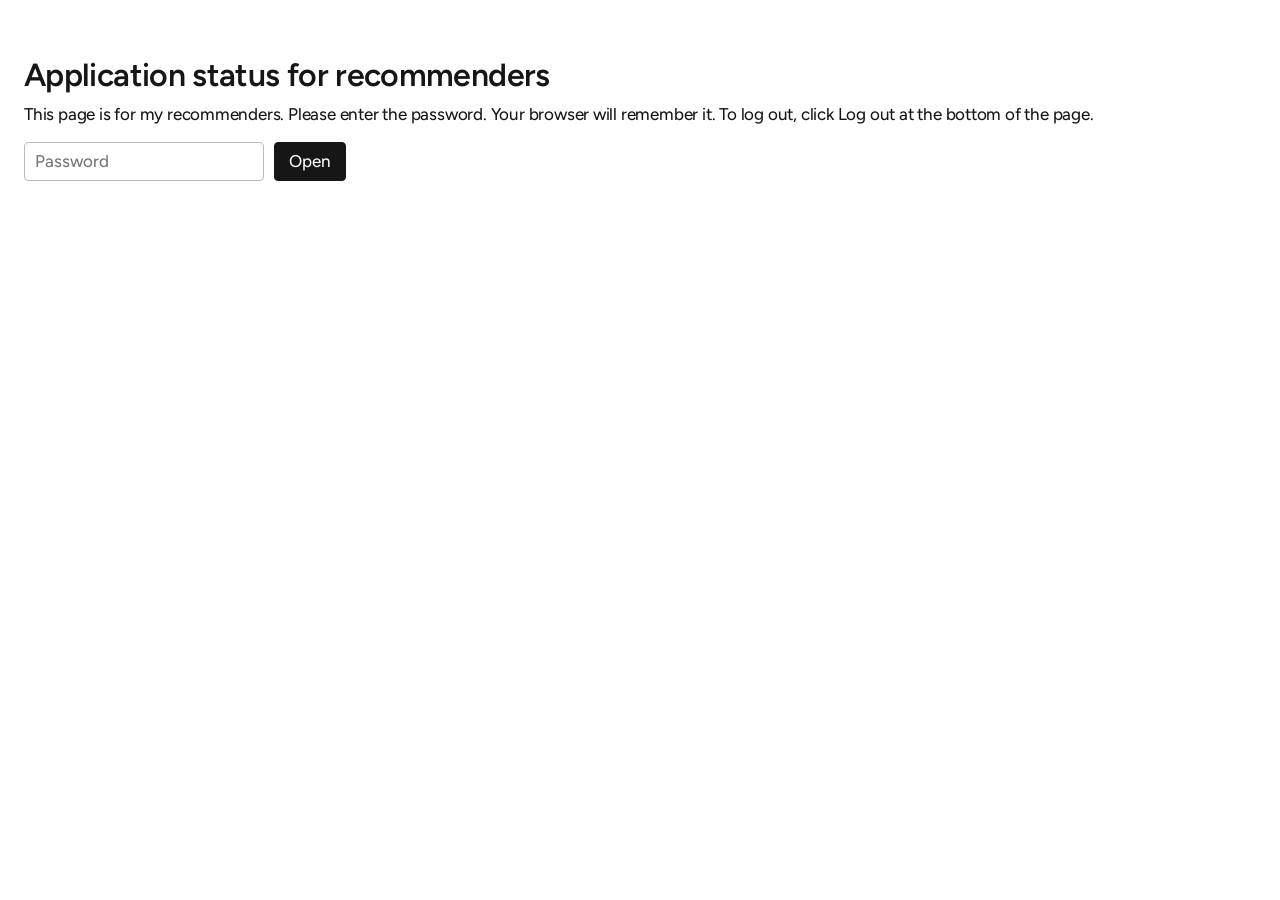
<file: applications/kim/index.html>
<!doctype html>
<html lang="en">
<head>
  <meta charset="utf-8">
  <meta name="viewport" content="width=device-width, initial-scale=1">
  <meta name="robots" content="noindex, nofollow">
  <title>Xiaoqi Jiang: application status for recommenders</title>
  <link rel="preconnect" href="https://fonts.googleapis.com">
  <link rel="preconnect" href="https://fonts.gstatic.com" crossorigin>
  <link href="https://fonts.googleapis.com/css2?family=Figtree:ital,wght@0,300..800;1,300..800&family=Sorts+Mill+Goudy&display=swap" rel="stylesheet">
  <base href="../">
  <link rel="stylesheet" href="style.css">
  <style>
    .wrap { max-width: 1360px; margin: 0 auto; padding: 56px 24px 40px; }
    .wrap h1 { font-size: 32px; font-weight: 600; letter-spacing: -0.02em; line-height: 1.2; margin: 0 0 8px; }
    .intro { max-width: 760px; }
    .tbl { overflow-x: auto; margin-top: 10px; }
    table { border-collapse: collapse; width: auto; font-size: 16px; line-height: 1.4; }
    th { text-align: left; font-weight: 600; color: var(--text); font-size: 15px;
          border-bottom: 1px solid var(--text); padding: 6px 18px 6px 0; vertical-align: bottom; white-space: nowrap; }
    td { border-bottom: 1px solid var(--rule); padding: 8px 18px 8px 0; vertical-align: top; }
    th:last-child, td:last-child { padding-right: 0; }
    td.school { max-width: 250px; }
    td.fac { max-width: 220px; }
    .fn { white-space: nowrap; }
    td a { white-space: nowrap; }
    .sort { margin-top: 22px; font-size: 15px; color: var(--muted); }
    .sort button { font: inherit; color: var(--accent); background: none; border: 1px solid var(--rule);
                    border-radius: 4px; padding: 2px 10px; margin-left: 6px; cursor: pointer; }
    .sort button.on { color: var(--text); border-color: var(--text); font-weight: 600; }
    tr.past td { opacity: 0.45; }
    tr.soon td.days { color: #b3261e; font-weight: 500; }
    .prog { color: var(--muted); font-size: 14px; }
    .note { font-size: 14px; margin-top: 2px; }
    .dl { white-space: nowrap; }
    .days, .n { white-space: nowrap; }
    .st { text-align: center; white-space: nowrap; padding-right: 10px; padding-left: 10px; }
    .ok { color: #1b7a3a; font-weight: 500; }
    .muted { color: var(--muted); }
    .todo { color: #a3a3a3; white-space: nowrap; cursor: default; }
    #login input { font: inherit; padding: 6px 10px; border: 1px solid #bbb; border-radius: 4px; width: 240px; }
    #login button { font: inherit; padding: 6px 14px; margin-left: 6px; border: 1px solid var(--text); background: var(--text);
                     color: #fff; border-radius: 4px; cursor: pointer; }
    .err { color: #b3261e; margin-top: 10px; }
    .sent { white-space: nowrap; }
    #sync { margin-left: 14px; font-size: 14px; }
    td.st input { width: 17px; height: 17px; accent-color: #1b7a3a; cursor: pointer; }
    .group th { border-bottom: none; padding-bottom: 0; text-align: center; font-weight: 500; color: var(--muted); font-size: 13px; }
  </style>
</head>
<body>
  <div class="wrap">
    <h1>Application status for recommenders</h1>

    <form id="login" hidden>
      <p>This page is for my recommenders. Please enter the password. Your browser will remember it.
      To log out, click Log out at the bottom of the page.</p>
      <input id="pw" type="password" autocomplete="current-password" placeholder="Password" required>
      <button type="submit">Open</button>
      <p id="err" class="err" hidden>That password did not work. Please try again.</p>
    </form>
    <div id="content"></div>
  </div>
  <script>
  const SALT = b64("KLucrKuFjNDWvG6eoOoSzA=="), ITER = 600000, DATA = "DXPPcjHuCVb7gnAfa1SNeYTW0PgiRjABONGEtL2YudsErCGb4lXJbyhFBIny0U51VOMosUFKsa3zicW5qhqF4NGMT0wxiZ2M1T+QgKsP6t322j+H9N7Tkt24x7rw71NVu6wzfzPkuQRh94+c71puREfZA3b3KIpCdvhi5oqm/VsdJTx46Ab9aLKJFgNV7gQz6uXuxfMa3xlGLavYUBXdVse6XymE81RsfyOmm/icTpbC4HpeaoItQ1rQhNH9kDCQO4U7WMfEaPLwmv/9EWlsbRRY0OKdP/WS6D70U4e2tT8FXdRfvvOdzHjazwxBYOSx7UEZsNzCBINomhyhXF0KOj0Lq29jIhCKgzli+Gqicb8SEJFwAANE7+/NnKDWFkVMTOAYM2UcPlo1qmglA1PujO9IxoZQvHK9U3llDnMPH8Ye/a7uQd54XOQef/qS7PbThR5WWTbkNFz19VnxcOXBMgIVYmP4g7bIMeH7Dky4gJQK593WLcahJRz1wphrWdF/uTlZlfMKOjQsA+cMMZcn3+ynlazbuKf3nP6p/r5gS0qUAABaSfi/[base64]/cvtSX6n5s13pd+afYDxDVJ7xsDP/[base64]/yE2fkjRZyZXu9fBbMB59a3Kjjg895HRNFQcHsn6h/7BdZz002gfidbQ/O2UDfM/Vy4AQo/tJGtJBMi3xKIQOK0BzP0JF44+9Af4IJb2zsuWcsowWje02RkbutFD42CHykgExeGsX2hk78qOnJ/r6PDz2eU3qj29v7wPme0KWGNojznYD5LgWNu5FubOFnsJxK3/Nloutvbxw0wPaGEHnpHjdC6r4gwpwROLrBgqphdoERV2qx+wsTplkR8OPxUQxhBIlUqRdQ7LG23GK4UCUx+tKat2+fJL8wN13DUeeO42/G3RTuPNdhy3Q6Otauf1rsyfN5R7CtwNqRJDlmqYGQJXG7X0aKhjmAuv7q4rPeGTVQmz6KHx/s9uCRTS1XfL0pWN51CHmANoPBi1KlzpzkJbvlh/UVpCylHbdXtE+Ox1v9nms7usDP7Atfp3B7bO3QDM+vahARmEsI3oQsrYzvDQliD9w8ej8Kv00hsUwvKe9Lug5cfKfQSabU4bJVWpXJ/gQsXQhEf9DuMX20DjgxIccSbjke/[base64]/uxCUtZziQv/pV/q2/EQDGnwPS7XHs/A01XY/Av/SN0WPvOEkSHMfYBZj0KyYs1fGKzj++u69tB2jRcWkfVN5tei/[base64]/rV+ZkjU88yjXK8BQgAvj/OGSbSAjhMrLfTxqPkHG82Y+1Ne0aJ7SerKcFBy21hu3IESmLRPZhz2api/btlXzI5Y8Fvu6Ft/6r9PZnv90DNOkMYGXvkj1sMnzY0uSEGQ6hf5InHTWKJ3LQyeMC/cQkybZzPUHFsOzwusMB2JbDgL8tUlZZh9o6nzW4BM85ohmmdpTClo8E9J32zv7OTZINFBBzO7lvKLJapN9fD7CeWojVXygDSUtBvDkOkx0hScktISpbQ39GRb1JR/d2fqH/SXsNBt+alv30cb2ppByK0Q/IkSx78U50jA8q9+HBwThaM/eYHzBR8Ei8Nimnjg1KF0p9l+IlDOGHKwFEuPj7dofMoCKnlCvrYwOqYnzf4hyLe9rL/oCiXpteBcSRzVRuKMKBrU9SDJcRstS3Q0cbG/RBQj3IYo5Du2wvEJhwPf09fnuWxaaXfeAwSuirIYnYc64Akao0Vtc2QJKkPZH1gbJCW7Xar1ytf0pI/ZU8S5NitZU2JgergEdbUby8KF1OVDSW8b+3P/jeVsdqWLDo2rcWYoiQqnxVCTjb3T28wGfkZADwO9oS+HKQhBxvNhUpsWvpHmonxoOQAqL+/[base64]/k9CBip2P1Od4dqyylwV714EmUjhzANovc9lJ9dttRaah+1OBe3X0Zz/ova2BxFMKoFOwyQPlAGuaACINVKByfUW4BDkb4i4IzuYIxPwXqJKpe5FTK2Ytu4z+x53s23PCsZDVFfcdfbwIwp6rKU4MqvNy8Fm98LxDdZvKBucMpiBpVOdhhmHwYYU0mUU8FHK1TxlT5xrFGAfrWn0Pli/KsJ2Z8n86hlPCrcTufWP/INK4w227Vs1ZnfTzA09J+7lfcbMb/lTHhSsln8So98RIYtaLGdbp3NG8z90KTI+utYYwlkV5b7vMVQ/lW4s39ytKPXcx/NYp7ceWUFKtLBeXXZWP/[base64]/jHj3mf1891eRyKgUxgkx4sfU3zmgLi68bfxfCmA5aQtd0xSxyM4CamH+C/LJFA8qg02gH7Vxd6IVFlnd5wi0BDQCfQhx/jf/nt/qysd8E9oNMjZUXLQmpFnC+bymYRcb6653JN4RGkjr2WP5Gp4A8r1ludKdvxxRMGqStk4nhl5ysHSEFp58QPJPMYSb3yx9P55HYjuUtCJsg3z6TvHv0iBpZSQBJlh4/j3GMRMfusmaUFmPaKrE0Gkk4i7zRGsYZiPcAEwR53OyvE3agWeZedgN7quna1LFJ4ET0rIWQWBQ6vLVL1FOOLK9+69J3VH7SnTWn1swnrkzfRoA9vIVRZNfsvFUE9CpusD/CDeMh171CM2wVsaZApbCuIPyA/8BJy6sbNtEBcJ2Sc3a3V83BD7ZFROdvo/TK6gPDFSdnHw5o+R9ws4B5DfykJXjLzEA2mg1mzQ8pmagCiUUYSRYYE0yvyV+R2vlCM/XEfOwNLu3LVgSAWQ0CZvDaG5V1Sw+X3ZfhZ9lMKckYCCHnmdGTY8phVRxwE5Suko5PM13Z0CJeCJzKmisy7rjY1EMVDvxOYkBv1nyfQynt388AV5G4hmxWxin9bSlNZiBlJXhR1H41PqkSLbsD1WoCvnKADKagYftNUgbGJWgCAk6OwGUs/PC9tRl3aLlv51wxCKwS/6aVuIdOWRVZriLYMSWwV76uK139Uc/WBDccBmPL+ZJOAPwHXmNzoEGj3zxbIbMMRt9EWEIMsarBESGLZIvmlYZLIYp1EmlOyUNbWHwi1oRpDIWOcwIbJbl8zwSIdUaMR/fycD5szYd9Cb1V+I9Mj9kqJctbipBZkxFMMM2oWTIM8JXG62pdqqWONHN6sLJhEY/2QMo0HFx73Q296cbm6iZFTC6Z+hgI92kl88XT0GGoRUBXRVFHdLYPKxFD5ae3UW9LndRdmEMlH8I4vQ/qecn2Ep0XfP2IluRc4phwhw4zThDO18rXQ5XMYFk2XpUY/JkKVZl3IvkMikvfvKDgT3QDLnGBBkeJqCctJxD0C4PoP6A2eC20J/NY43ffehYwpd3kovkkGmtfY718x8NyDSlPk8wHkKt5ZD1TVMfmLyCBYL7b2Bt3rQf0iwI+XyjOjtf/SIYe9YVZTJCfXzRhiagDKBPjT97w4+t0TBxjhrzHC6b6haaj5TxHaCaA01lzmV5+nr4eP08Q/W/ObaQl4se9KtvrlZlfjWsU6qTcKoGrebHGFUkpwXOGrxNjIhMzz5S2zTdXgDW5x9pt3Z34Ryc1TjBYGdVMUVeRU3uL7WcbIzPMKLlOjY6kfZe6BQCDyXMJJ8XDQz2feWPSiUOYVo7oQjKpGAaQgVTt2t2aKFHVtNaQnLtI0zgWTDyG/wHllIT6a37WIVZWiYj0EApS/DAF0wGyoUNPYxD1mO0BzcGhjqomH1y8qqIrw8eQWOB8TAJ9lAMEGnobAyopO1xxNHK05j2yqvy8eRqX/MRgSLD6KgnW7mo7RQLs0IgMz9rN+g7N7gdoZ7K0bMNz7l1nNYap3Pqcj24jTI77dTwLK3LWTAg5uaU/nKdMsUtTmy6PMh6i+K544bN08oUJ+1e+QGXdWAwPyHkFkhdYkVFoC/0gL9BXnNAsd+HQCuwyBmdo4n9f1W9nps0LfzbkV6NrjQFiz7Hdx4G8M9D+yN3Ly1/bpILwrUSPM47uAQjbMKzvQoSeV0IQqzt9UPfuapqIEJnk0izDcYsv/EzEPIzSgSXDkyVJAd9pojr1L6dDgLgUA09n2OwvGdmYrcCxITieF6rcU69ZWTKj/xc5Cjko+OyogRUuPiF8a69+Jg5Fqc9lUHWEB7IoaqC0c3XnND7kkMUDz7PgnkozDycpCL42/ykbaBdgZ804PPENlaTQG51xjBp0KjDkjrkMfuyxkNjK1mVnNZkZ7wIrnEQQG+Ds8a9HjJGa1KX2mhiAmlAyY+bPCcZCZWshV9k5aPzK9vU96gYIK1IxTNY7+2uNSkbG9ZEg3lhESqQ/bxc4jrJLkQL3hqRMrYywmeIsSSxnzZcBMAhjSUBtI8rQse+ncoGH5Ojk/F4zhXoqexan/D2e+Pjbjxn43UHYpvDjoXsGiMliU7yrm5wapnqu8G8EBB2zpYKW8S3AYOk8CPiSwg0oIskDAojd2yMO1G54+cbziKrMnmhI75BjgOKYRZEdkHRls2pMF0gk+bHBEUC5jcJqBbzPOUd7oJ/BhSgyTw0hTg/9gdsGiZaZLqNw0CuKGC4LVA5WEyRigUbiSIwZolF44c/KwUGuE9PPNU1vdAmOW3C5jU0j/K64dqigttlwWxl7zb37nx91ezrWRAHYsf31VKPs+5HNnQvBubz7S46AYT7i0VWr57I+hlvIU9Dqt1k4UPfTTo8kadq3WanbFybdTsVIgOzj8dFwpE0yzBsUe35WSuK82lsPlbzkpbPGet7ILVW4+NkDn5ousH2W/+3+nT04qnnuVa6g5UaHf5UTOgkpIcDE82R8kH56XOw/J+wvPLYEw3smuvtjGYzdjlW6rLFZ/0x49j7cmMvOiS3tG8xLCFWs9d4Zrux2RSRsD7ko793qp5SC/brZPXPE5mVQy3l84KlFKZ/Me7eDngQSkeTOsRC8bbQbdug0CJBIQ67fFa1faO3A1mElCyxfbUc86mCkVupt3k3QWs6jbav9adra7Ki6ZEFZssrbzPkir8vIaAz/FZsXzl0SHMkucVRsLxR0oJuNrk7IefdLOICLZFof1zgA4LcgDltTbsjRAoG9n1MiSUzUL4noy67JbCBmkJDiYzHEwHwHk5JArp5syA/fABrQjPsUyPyFAI9Hwha7fp+VEfkBu39yUioAgoET/HR9twW1i1H/2YRSj1MEnWpS/mTh/K7eg7vmSm49DEQ9ieFHeqDIySLNfkNXMS22NnvYGIebJHSY9UqvhsNOK1R74hT5j0MgQumhTmvDgNs61tajUjo8Cq3tcRr0fcsvLcPhZhUUI3utza1Ek5ppRhqblhimKqOpQ8Q9fTzREfxYKMW9P92Uh8gk3akm1AwjQqR6/Uch4O6GqQR9Etetk4Q2HH+JyU9og37oUDH99QQ4sjhadlzirI0nDXqCgdQ46SeoCp+DLDgr1HADMcEzZzeBuKmJ/jx0Agn7GKT8NRSkiAeJKI5ZZlq45KDLKbMzSEAwuK+R6rOvXgDtErPAKVVEJ/JO0drwet+inJvsbCmBvUCPN3XgkcYSqsqyOOvE18sKLijxpS16basvD5evoo6o2fsiEvXeiiInqA5xB7s27r4J5BJoR3oAZSQC7yqZCvWvSMq3PzfcuIgWFC0UjRQ58M0gZutMrO3k7YODP7WCjS/I4L9ie0J0cKe2YDIwjCrPAxNPNwOV2WsQ/2nWNnBn/LXzBkGcED4ZGyRB1W1MAU3NFtIFCmZNnidowrtKZVTtInE3uy6aatiVJ8ENvic8Iktcj5g1Lwf6VOL/XVoo9MNffat+s0d+0SfeZqQBW/qnyxOqzLXgwUJZIaKGr6F29tVYozXwDrDwgpUCmRIRvUSEE38QbDLjlQgMGUkMFlqafKLvz/ITpnx4/BRr/IkjD8X7eif/Y9cT1zZRdaotp3mAczowuzhYsbpGWh0yxoutTq8gbF6lzjtzKVyZKxJByketX4evqfDt3cR7oIQ6SaSz9Dy2BxNS91NgSZofQ/mhczTjLsNWYHRH4Z/kCsELWCpMgGbTBCKLXc/Z+uxTdWYcScu2Tce6GlLeLpA96bQ/TuCmkFRUZ3AZ+Aie4TUWrqn/WGBfvBPvfg5uAADBqShZisskV0XcBu96YXe3UZA9bYjn+t4MURQT0Dpd/J1tnn9xhxUJIAsH4mhdCaRzzh837C1DMPrP/h9JkDvLnBCRhu0Fx8GYHniFrqbB58+E2YQa/gHibiaBchNu6rZJ+lWGLeb2IWZr/ICoJ/imH/1H9ouRpCnBBAI+YteEiSswDwq9jn3DExm7h2VM4NRcu4QZxHHK58oopO46NDXJS/TH8lETUcZHj8VXWhXHRefq0QOLRnt/Z1XQ4oNz4O3uWlKzDiq1dEmyIqUSdLHUM9bs1YaLmu1CVwRVIzTDWE++91JUjeXRK9GqO0RsVjRYUAhLoLCTuxyFJSCp6d1dDUKZTC1pe0ct1GrUrNPhFPzT+W0LMYja1WRFziL/Uak34PDTgAdvFIwFxOsv5whvqE65GMQDzpOcj7DTdu4dvCiOAPNHv9dkGGVaL4Y//[base64]/crYUMz8XWhMJHKu0GSuCa7fkgOqafqhIfcgKhgfliUMYfXcNPfgjjhSM/A2syWVQr94jIq/QVA98Dh3cn44q8177znQZR2z0XHWg0ejDAWe8UPPDs3ciJ3DlMrvX13guLjJZAQgVubhk73jDi6DBYMsO2uWYMgbf5scXTGYAwWMIKt/7mqeQ5myjV0aaX692bB98pB2CsivOxC0qlv/HY3epCwikiZDxDX5P/[base64]/OrdC+u3sozfMf24ZCjWnzQ7kyLYcwfZ0+2al19qc8oxYdZqi5vUeRepPkLhgkbL8fsTCUsJAbMzs+9lmR+DQ3DZNWd1Qn/TyKpxjTH6T+UExjoK0cnWM53dnjwWXgi74CEeercArZkwAv49Bj5nw2wSvH/Gq0A6izkgqTlJFXhuhmEuTSp1QFjkTdBwD3orp7N8OK+V3+Es7PPYfmVH3xs8KDQV09md0goOSGCUrlVI3Hu7KTVVj/KYBLw2AUHuyWCD5D/Q3F7mY46O8UFzSr7p/lQx513/MWejv4ZhjvtCfOTyDKvGyWD/7Srd9UYzt4eNRvGCl6AzUqBMAYp93GaGJ5FLTBvUsSIOU8ThaTec23WXOmo0ahOOk8oZ7YDIIVxaS5x1KjG2qNdPtsqiJYpBY2NJB2Kj3a54uEYB6VlSEs/0ou/DEn3eH/B5VgFeWkGvrzlDP///MsiGMotVLFLFPKH0CmEGsUCvRbcU6s6GPqDeAUw+LpPCjakF28cnfuYk2gORu9t2/1JBoFxazGD7x2A4Zmvjj0JPR7sdJmF1ez0VCz+lslRI/3OAr1Ikuu3i/3pW46Z0xDQjt7l34m9hd8uc8xCNmqJI8us+RL8DX11M6s+KxgMvAV8/OSQcfbeVJNFSmJu6RRuPlWnkIs3TwpRh4cZLZ9EBeeAtx1rNHKud8/[base64]/xtZIcjVov6WKA1QKMyn8uMHlZlkCFt6SSRCAdI1YU4oV4tICHuHB6OYmUuqcFsWy1ZrST/1yD8sz7rEiBKAaCROr6me8BlB4RIpWpmIoOJSvquy5IMeww5v/VJ7NnGuftFEGYGCvS4GsdjsxnRS0GSvi+v9tC5Re6G/V9ByGPxgJAHhx6ZQ5ANMxIUfLOxe3LLd708qDX6N20/ck62Yztjzns7lXMxhu4qwnKLYKEeCRvirg/SdJ9nzS2U3KSkUdqlEbTsLVd0/1CrBqXgfO7oNcrZhFsQiQY1x8WhQOQnguTrc954u0+bW6pbHEHLm8ahqM0fCP1g488/4ybi0VW04VrLHYd0f7QfYy1+zRoe/mZf+KPchFdDlXUYVlx1KHkfEnMs3rR7FN+uH0xV7AyiSHEFPu3XDLIFw9JkgFBZfq6RH9rWRFAwAsfqWGf9G0bNGRr3gfLT0tkrqud6bWJp+Dc62eoErd8UpDIJzWSPSlWqdUBc2rpfCZxj2xrujCCKgO3RFiqjTdYSZSCQZ8m0hquJ437/F40+Li/[base64]/bE/[base64]/MMzMkY4H8OcUygSRha/zW/6SE78YtCCmALUcV53IRUZmLHTgyc5KodoIoqPfYZZFr0ESbgzmq2ugC5ka/WbEEl3s2AyevWcEgDW50i1eGniRCWvSUZqFaLg+s172wFfDWLYhjUVgw4C99ZKzbsghTh1FxvMy1kAFTlUEGOC+GavYSCwX2F7bTiS+77i6glnUbua1aw13uGtz5uWWAhqpJUcleu6zE9bqp/GMb2CzUU1cWyNZ/eN3YGm1jnInj6+o9lOUGAdfr+tRaMB3omS1/P1P9USfRGAmzD14LF/uuwfjOzzWpGLEN+Hjc1V9t/x9lnCTjtwuKKRt1mDomAKPG8GqymgwMf7t2ZQj4XaR7ZU/duKaKtIoRKg6eM0qvXfDnw+S+Tc1vhHT9axi4j8L/ES0lBFEY4mQRBF29uaBjeXtRwK0leJia7FszmmM7yUjoGgeEJEDtHfYpBP2rj9ZK8avfdqVC887+F66HNbuFn5fYR25Sq518nCpukAKxg/JhHGSZWLJ94KiMIRSgvf2/XOaRZB/[base64]/Av4Sr6wqNh7Ka23oAKVf4FL+rYd4K6dr5tQ2qdMIFUR0gbR+9qNh+CGegzKrp4CNmB8WJZD+BL74dL35+/FVkQwRcjVayysgRgiOcvnSZ/zFLvPTHC09sYNnFb87JzBMA8GUsDTNEfqm7EMWi05ZdztQ24K+fMICdX/grXI2OV7NbIPNhGqHXfvybJOtb8WbaCgFtXXlvu2bdAFCq7m1MkA/CDp/m8Ek/Vw0woTMFql+zmZIa2b5hFaHMMAjREbhxBCgLPgvrXkqnOc/FgmC4OCCnMDECNTgjmRs5AEBM+qfh8YvAZi65QOnCAEHLQv9I3AFtg5A5cNfd1WHeGzEGzk+Uvus8gSzEqsPtjvPABKS/1sAAFZT58YTcp4edpt/sGTi2X/FoUPDUi+387+fafTAlzegrJ+C2lSL9BcKpCfU5quzb/aCuab/aN8B3/[base64]/hyvBmO/Egw3dOsAm69O/F4dWw/Q7ZtBMOzuP3YMJ98DzCjF2zxHxBfnplQiW2Y9wyS+CQoJgUnoULIOcSbnXAzo/iO4lCyO0/f9c6f4fu/2sPn1E91F/5iK+/1fYYw70x4fjaBJgmTJ7AxGox8zL+ULGi4qjzCkGkFpxXeFhw76Cxf/hbMcJMMIMl7ohZYRq/oZ2EDgkZlP0v/W7bCQojV01c5rwOsPNLtv7dq9zbVoZeJX8JNoBaEOpZ3bT35+H3yMwVBn4ybtk8uyjgifUUDbnmBIc4VJIflou9sPsSlZtoAhRuISL0sKOCLPqpKhUmfCy+G74WGgjoVljxqKrczflrfYV3uNpG5M4o+2+GrwF7hYUmBo/X/vEkr5yd6qphD0j83BGRADNlbbU8lqL6GCUsFxdbaYnzXJR+KBUsKqlOPL0COhuUfu920IV0eIeCG47/qibOodceqJhnIU4mx/XwPXtb6rhZxySWuf3vn3Cww3hDVPQIVW/NMHLjGr/[base64]/7uFTbyBYd5DDNBmus5KktVdXGfcUnhxNVOrpeMLME2fj0ZxamLGP7bI78IBaNAZnudoQaihdZP2AJXrs7h+ANbl9QTRs/55/qXWpdKiG+W3JApMzB5Vubyuu8I0ML9vwjnLp2/StdexDEao+W4zKWMuMw4f93a0xtPUn6DBPhAZbykIZsOVcykI6/eVc2MhN6gnMliixeOwhnYgektLQfKt5tCdjxBxEtl9HCUkDp/hCHrCLAz5tyaBEw+n8IACf2DIX0rzB+aTNYA99kOSzy+oKWgASlktU4Nh0Z/iB+QgxGggSDznHaeLzDkEtvWC1hQOmi0Hqbu0qj4t7V9Nk22RavDkRVnMwxGrARgQy1pcZe6I+QrJEkOMgiTG2qmz10WiJwUhSidh+S3TAshVXFqWIj46ssILFtpF7GyoRJPNPUTB5NUGp/WWn//XpIK7jo6pXhZpt+CfwfGaxEARYEz+CiWprLBNl3SYrPbJnPKDePCTW/zEhnU0T7fqyCoVkVTlkgFNbzRsWSchxv53tdG/5750MrLiZ/o3jPHMFUSx6K0dnKuuXbIyqsia/vnkjpTYE0CFLXS0yFtDJeYE4kn65jHaGfWADpuC2ypc0FuQyFAISBqMqdocZDpLF+cd6S+BjQ17AOUFbf0CXyAvxvl+yQtilyyBM3PGxibQhoXZgO6Bxv51tkNEUCMCwwiDdFiyuD45Dga/83s98J5dH6uuA8bOYLi+Z4XzBZ6ayrTDmzt8DC9hM0DzKNd6P40kTLg8zUagGK1wXpIx2tuzHWalV0+8vwDiCR5UkXThZjsX2fRwPyZJsqxJi1IgLVIPWx1ksR1hT5wGLsZ0lzUKRk3VS5S/[base64]/nKe5RskkgVYM7l4iAeTsFcMpr1OLF8SCaIHatZ6uubhjxnfhqh0jZ2d/uBhRqinKTD3F1VMojqQD36NXsOpp0v+Hg8rV5A+Kyj3cpHGpHCu+eB17lzj+ctpFGFmQbvc6VOfM49pUBxzEj5U6RhxgJuidw9IsYFQ1Ra+iZyiRvZSrYLO587hV31pyCq4eygGPpAEx0Zp/Fz0VN1CwnEnN3R3rmkSmN4dhqhO5lPgjG6uw7Gfex2EbdVe67hhyxhOsho8g0a0SBZx/MlhNJBwoyNnRyPpT5A+tlGlMDqGDolDD3jfyxTTwUpOtHaU/9R8vArCEcAd8nr87v531i/[base64]/5zMpxIatN8Nzx2sBdmJzhjNZICRQFMUSfsVnHX3wUHjlIwbxGxSmfoQX7SRWLKiVJwhtT7TEiUEb8YGNynLYIsfY/t5UdOcxChQT5G6GS0GBWL+fsDJMH8ZmV6Z1Hv+9AvkBpaO6wAZTG+moKTbqHoFGtJyE5sHE8IpjXJk3vCXEDYp7WpsLgtafhh4pvlyvUf6AGiiOdXBjqdsYlRtMWBtX/s8oX8FK1pHUvRCUKAVisvq7uGSSSi+ezOXWgoEAmW/x29J5cEyyANBhjU2PaLIeY+8KhWv4TgQlDCOcVL15ncOHID6G/HJEwx5SbmcJ/n3O6BjGIZKzlzh85q2Gheg5AaTYEGJDmCVNN3Em3bKqwqw+P5ubCyUo8lBBwb1ZFNwGP/o+3pv34xDf6+A7Zw1tElGsc7JDYX98I9XFY6j5vtaCzHij0+Mo70Xl/B1fqIazY5aQQU2MwiJhi+1/nUFfyf+92qQno9NlN+464tU2e4xGfO9EAvWrVEHkaD+FJ077Ms9WUR1eQQdbfHw9YTQ/7JFC60+3LJetLdDLtBNBxpGy3QOYDQqZfkMPohEHSkcJ6aF+x8r/UMR+sOQET6AtkUY74xa/B7+YyXBZOLj8GRz3uKlfJLNkIfh2A4gm0BG587EgVY/UmFWVa2Apoiu3ugNVyO8y/UrYba8F2wGcd0oEkwRdcoaiIurKVBAJps8sHV8mV/VUpPdIfdnb/n6aMo10F9X/6OidOjq+3iX0FoVCssigiJ01c/nkyS3k85vZ4mqZnaZ6eW5XHtzfw92T8gYWVDy3A2BHE2rJ598z0ur7k6Jt8qkst6MXK663mkDeH6bNIeg3P0zF2A+CRgGqt1USM9T9ZUk+58SMYYl6eLToUkBJ0S4Zo1hjLlDsWMLL58HEBMsdvD4HlEY421nafUTc2aZ++Sjs2I8HGNucTdGsmzy/3Rm0fKxxsfabsITZrKVg4mSKsvo89nMDyjtByX71b11EjlgsS9A1AhSC/lKn9TjpSdGBWJL65oV/6punxy6LMYtrnvpJKEGPgZEVYrQVRFlyLdq6fCKcbJ2F/TFN202NHX4ogpso1urg88PiPIs7xFbWxkNhbw1Y4JEYrZUiNN/KH877UZv5rSnPfM9l1vBuajRtlxB5ywADf8iUwcyI8XmyfSU66Zd2dRCnAoCTJOsc3Gcb1p9U29ukDl2o0crsihjqmb+9F7m1EMq+CN93ylhyO1G0u4dp2cuVEt/[base64]/2lm62nFipW8a5ZEurqxCVrwjgGZW0ztSiNMZMExAY19tFb97i79ndxzS8i8fwBMccxy+37XIXGGEXsl93uKvhjF9hEfamZqGoZhg2MD45UyqiYCQItp2hIXE2XDA0VRkv1Ob1qZ3FBK8rar/gv6gpGYr1XRd7bavPPxPJfoJ9vG1UafJwBOlm/RQI3zRRHLplezzJoGltz5b+85PLiL3uq0jlzSq7ji2aRNElQiBnS1yKFNXkxo7zxL4GHyzqs8SRPQxEaG+DSAtOiK0dk89rwEdzFxONe1wG2O53DuzklAyHe5etEjZrGE3SFB9egPoD+Juj/e5B5kjejqiVFq9y2E0pPGJGYLA+o0bH/vl88Rb06Q4F/AmJvDxD0la3zTzh5cxs+e0DPh9lnQuDgrw2kw+mImBAjMFXm7erCYDBkYfkH9rlyxHJqo7B6JCw3cYBXzy/paKI3oxCdk+FgyyeooiX5bGBo/rH33YPqb6oRiYG2c0xvPvOZR//rqGIKj9O42IeiUXaaPZAsoyVfLHM29BwL/OY9d+cLmGTzt9s0Lw368ZTX0QXJ4HupRSVNNIbbpxsVlI4EZgrCTOkHUw2AK70FeOUaq+nqk+KBRVepKVmDm9Mnbl5O+P6Ma1ogiTUk8Ba0Da2Wbv/SIOjbEHXzsVK/N5Y4faGOzvHvI/GnILxtVDAr2OZlvRR/snSlKXwDsrQjTg+iYnlbEh31SFZ5h5LSTBMp9N6NX1Fw7fFv8/xUjVxwuA7TPUplSonwvu5GrSV+CNSMZqoyGhu7gXO0anvAB9/j7ng5Jb8KZ0oEbkkYBs+6XOYZwowIvEfNWRCyjnruZic+FCWtrunuTueJVqWOUXJf3t5NopNXNnc+HSIE96frsxq8j0h3A5UGNpB5fRCT9YwXrWtVDpdDKCm304vsi0+VuU9gYwHRvt6E57mBWDqEayRbLI/Gu5bW8uHDZ70WQdYPLZdJl3szewVOqHsUScaJ3zMu7REE/k/qXgXGjdw8EXc0+GaqtjOrm5DfzeeURSv9TtwMTNS3BYrmaIH+3mADcswPB3AGoZ4XMoHWrmp1l/AxBVbGA/fpsfVKgltnlkTX1ROaJgn4VFP+wTlhD3vpdbmnNklcJByTKXRwPs2rWwMiE1h1Izu80wZThkvnT/dx6rt7ECk78Q5IiUo0Ur5GKGTqNchdkiI4pB6wdosEKIYNKwXGWCsPQglz3kgzvO6q9zdzsGFxPm7vTejq0cBbMG3Zimi2yTS+HBrqQwAgBU+lgt/148eACOyFWDqvYTzubHyZ1+MbdrnCTLtCLgLDqwfe7ldQuUbh7r3naG1EksWmuavCQRvXlBtUt7xAcJF7/NitEJ4uSD5xVuqgQO/aFrhvc7Qd95uoGflmF2yfnrOQL1LW/qdrLFLKi9MRXzuivTbZ236G3FHQgBVAj9wZ3xKlNub1/+o1VvmiMLhT2VhkW4e9050o3erBQMkgw4KemHOGM3qxHNQekRm8oEeVBCz0Em/vyjKUs1vsOqM9+SxEvlB2LmIIETh7FSwSIITkv3cK7ZFtEMSBvZQUhEJRtAUj2dzG6EYfkGszSUEPEVZEKYiXwQjncWbHzguwImKCfA8O2/gsFXTvlAjebIlAz+hfLMTGOHIrg9E6CHPZ0wDtCrlB84nJadQ+zOx/AGFxhAzLvUlMmu+G80HKkTxM1x88aZn0zuXEqlP+UtB1rq8M3pH2m00+0nGnSkg50nQOzzFT67oTVS0ZBhvNNPpDtlJ5m7ea7ALGEZfPoL+rgM2YHlFLho4k01zcyYR2U7LzLHgQmE7UfonFzIFs5WM8AR2LNz4RLT1Dbz48HhyveUHckxWkmUFrJTa40o9yv+SU/cCg6+3EOp3GMW4pyUSXmKUcKjsNMJ2AyglssbTUMSqbKVE8MQuqPLtYatx97Hboo31dLMrZVNY/ZdYjMT9XGmVntLZF8LBARgSy7GVfuLLLhztoyXcyJ3W4mD6NTz8nuTnUPKu/orDyIQLbpBuUiGh3865U0M/tDFE3PJJsL6jhPrBvPNJLl5ZgsBNYO/4z4kQOz2OXg1g4AU2KWTRJ1dhAj74K8iDVVogP3xY+i+MGUOhjLavvduuJjWbVeGtK1prSI6KKN3frk8Wi90CXLHikuzCjytfbzA+RafIJjwgfzHD1VrSMFrULILc9SK7ieMkGunF2BpBsvyJ29F4erNW9I4EsUg+YSj8Dw95K7uOdO8JN5eCiu0G5hWWuYNY9aiS/+PKHeCniZgS5e0gUCa7Z5gvFPawd9Dvv0Orw33iWhVQptkUrWstorqDJobcMKUIOgoOwYoeRezWHecyaRhUxHcULp9zfe24ULlIEpGljDp6Qk0odQ1riiVs15BGNaZ79R/vb5AEdxEQScZz30FGagf8FmWDI1SMuiuVnoc0vle90tCAb9YyJHzFKnxHhf8C6w7yQskyQAAVwZKvqtxmYZg27lGf16hKX0vaziIU4HbiXqKaGZXGWy1quraozSzz5cB6aEG42MsxPeo6AUWCL4NpsH+pLR/7rkRb5oYiLNdj/6+/pY64c6Q0fG/qPcC/jkjZWiqEZucMgIENBlyq2VUKPuG9Vvkqzxadh0SCp5xTkj94yI75T3y5kNIJ/e74cXSzXgnE3hFKlGN5EBAbLPxBpOPsuHwFo6n+mu4fAIjScTquUSC4kGSsEDytAP8P5ln6isN9Owvh2qSfz5si4vcErYHHvZR25dselyKKw/K+gjdSsUdUwZsIidl2pEjuUvRE1/pUsOE8CPIn/42WikVa8ySRszNSUfNQrdd3eYhdpMlv+58ZIaEJnkUcMammgwo4yUx1mm+VboFfSPV41hyeOsjIGESDGTV9wjHoRNw+yWdLopQw/O8bScvMgQJruVwU2wLujTzuEh5eTYoAlCKQ9BbAq7LrRMvrlLvy9l1vsmL0THXcDNw3M3hn4p7DZqsJh3ViknZTIogmwZFVRV6bzHQKIn4Xq56F2oFjmWRPS9/K73HtYLiBF6/c+D4yaf0mcJICKu4wzjWnF1QtMXUalhkRAdUcJviZ5rZy9IODLhdf/53WGDDHZ+13dqG5NwkSmoIrtNPuS4f0gUI3eFdJ2qEAKvLjhuTeBcKXmQ+gfSaESA8AO4tWfC5CexEq3rLI/XQBtWtwDE2DXVg0/O1VxqS+XNqUOXhVc2Cxehz96mwOWZLdTjh1gVENCJhEqTwqHr9wp+olGHnC2Ot6IPbwO33v9Y3NZE/ojl85i/6VPA4qpvokl1+InTAkdQiac9aK3W6Bl4ElAwMjXn3EIoLKvu6lKheoAteDVhBUKopF93k99n1w4iI4A4dmbeKQTERRbaWyE0t9Zlb50fF5awDoyRZaHvCpGhD5/g5zIeNoWmHULex8t1yLHpXLnL17UuqjjRKUtvG67WGjhksJIbLBAYv04vt9fR+D4SYpsv1aPgDsGD01sUDLwWsJ4cbXE8YSE+qQuaaagkpFEa1zpBGBz3NU/VSXEeFyDzMT1gfl9p3sqx3QKll9b/WFZvSB+yLwpOTXIfrjI0ye++vDiZv2Zs8NpiNGsnQWx12H9f3EPOx/Rsa9qzVBd5pz/RLWaSQG1NmKnTqUdST50PUrj5vqg+gK9pPeO47cL8W+nDBj9p5Tq875XODU36tEIr8BV86baG/7ld1st0Ph2tQkk7+o6Xi/x9qyLhMJdRXlzl0IA+rn8BD7mAHDouGXlcbCfNOsLZjFjFE5jH85r2XvwW/TvtL2zMfnXF4B9fc/xWNVZkMOetiQIEynJQ+hQdy7Wal5TZX+N477Hk2V2Rpp6vhRLTlTMXNYdtDOa0ThoFNnsbpUG6n37gDJ9R/[base64]/I2avyRz0MWMQLcQ0VcG6tREheaZ5hZaWinBknjz3h+aZd0icXww0HD0V82GtqgaLZbsJyrWS6kbuJZJPSbqF8x5nymp0W8iM2zet7Eqe4aLlnxz+Sec5ky0VpBozRsl/UVPIgdAj5uRJSLUu2IhT8UfUgTr7KlSHxW+gJVMXsSuMkEon5tkR+nV6YKF0JbEpTOe8cPvvN46UO/fHsgTMlUGpIcIAS3cC2UUAJeQTBwUZVe2noAJ/pLH6U5ISVqgSoiZbTKhJCZyF4LufuUF7WWzriCnf/vcrWcmTnR5o9m5Xfsv2EyaaMJgrxrFd6/1P0k+NloKDThqKG3zanA2DfbuUpL1VbL0QtG5+IbTJ6KDdFSMDxRKUTcLNXiC5u/k0bsWGOZ7YPTtisK6G0X44wMS1+WUjDkjsfD0a/PSECZ8YtGtD8S+Nk/VoFSYFHsD5joYs+dg4umuZ5LoWvxDNjyfFkRd9tJVvloEEo0bygeiBlDS75NDsTdLU0YdoDmEzi33sSjoq6n53mUUDZgY6IJX9zGtN2lTSHZhIzqyB3QWy/dM7Ly/jwJLIvYR32P3Ihmfg9Yye6zbH/eC7UK+qcAox3EQd2W2z0UR9nfNZ1mxIXp5wumvhLYMkp7feH5oEZxE39Gc0foOxbNB70abAw4UhwkwiS6LGyBMMsSP9CIumWc4Me0CnZMFJjXFrENA0dzjkqS41kuc8t0koLxbs7RkY3pVddiGA7cTO2idWOWSRFT+bTUzD0dd7sUB352+/o8xnMoF14j/8mebTMJAAetTpKRTzw6lHhStQzrpSqS2O+3Ytb53ezeeM4TKdOy/4XB96CpXuuzdJMb/cQk5xiydlfeybnKO4nTY3PCIvX9XK+nXlGksppMGSfm4E8vjj/NSQz5OckRneWr/cQJQsiXSP5PwWjkSRs7rCglMx/dNmt9PGv07lBvGusBNTTW+l+ko9TE4UEiKokwHizOyvPwX+Yx0ejQlldzXdRsHcB7KlMlQihIqZhTGTxcpGvtWzehHFdG/h1aigv97TZuNjXq+Xk+QrCzttPscN1W0zgJKe4UC+DpPVYhP1Q7qO3COdTU+8rRPzF+ZXCH1i4gW5yuQUiCOJUVwc1PesomrajeDCXI7j7aQbkfNRutRL4JLnwSi+iqTixLUgj0O+rJdmNDP+RdYOTTvhrQre9hzNj8kCIu4dLm8U7Ldy/tNmfwIjJzkKww/4acFi1qbRT6Q3sF/LWcpM/aSuy7PcoDXFkw977Dbu1CnDopGGigIi+zyVCB8Ydb+yEEjA7iLDXer0VQrDH0hEWBkFq8Loms+qBqjNkL/MC7/RGy9vJTJANCDNuimfptvNzpsIVG2Hp39LZCnDyrLPUiHU9jQYykZNSASLb7qAnZ44Ymi5KptuTbCQQV/WLZbL2RxvHZoRIHClYWxA1ezgdFjfeF1MtasqDilTEHbiKv8zRPYn/pCu2EqaolRnItEkX6PHHt03+cIN3uNjldpn6jrcNv8x6k4Fsd45FK27xk+LE4ZsnkuYlxLWdTBhmyaO5qbT32OSzA4ZWQ5Xpo3q1gvj6r05vCz/MLyISjHhCc8XXqF7Uywv9fd6Is/kQMva5AMX+/ntPJsol1Ux0EHinqf/v4K8V5anuStpy0BMecFhVsU6artIAv9PQ7kvczJnKsnDaSB1jtwe81Bb2tug+b55wJp3GQ8RWZn/o0rl6gIFVkCylXMgu3qIuKhgxYDikvcelGfhrifLcfxYRhN+g/orwr1sQwPeMIRVSmk13Xcrbud79/iVOj+0KFd77znObTiD65a8BWQOV86X3ikAeLOkdyQC4aUu8/4rFqPDP/JladLAnqVa0sPYzR1L0ctVQ2IWUz+CaMgvgeFcx3OlbRDENspL5oWL8rtFO/jv7TFfqeO07bB4gIYStnoHxo3aZVJjqkTjTttbQy3ma5heonakGvO2/kQdsDfpA4T/Opz/o91ZdO/Ia3yE6HphpNYH/jVEG80X+AXIHNrxbf1/vzbdiUsW2+rY2Ft3cwOuDVT9u/kq1eIzOUIjVcuXkyA4ZVTeVSfu3SupeBp44gF11irwFHI37fGdomo+s3Ac7sVuJBagda8xLAuYQCFCx4sFNc/xkVbfAAXoXVdqd3tC6iTYy/lzgAB7xmA6aF0feZL6OQj+lkytKFp6ygOQqQevuLe+4YuenGHbvzZ3EtHz89ZVl+P+tHj9riz+9Nj9+YucFpOng66wpakzdt26dL1n0xji7sdsipZwix+1LaNXwPGa0c1EeIQD+xS/5WjUWdxgVtpSzW/uObSzr2YxkmMscXoP3MPISTXcaFJ9njvdKmzXrJTC0vMHGeK2s/GKqcajuISbwzC/4tmdfgFJQyw7y3x5b8oYyX/t8WTOZPVaOFfc3qY5Fw9RKJy102thevRdCAPN6Tyck4JBPDlYeGm8u6hhBCsNdGwBNp51Jp75V07eAbv70NCRZXxPSZooJErWYfKYLqhZXVMHmqULVODKonPj0PTgzRduq+BrgsFowzqBsURvVT6IkZLZ4e/4WbvNZLYVMgB3xhet1LUIrg/PGCb6rd8f09700tNcsBvssZYgbsoyVwXqRPkLh9rjd/pzFYuz3zsOZL9T8FzM/i0nBRr27sPx7DEqLIsJIgX32yFWB82/Bo0W4hc+EMxjojX9AbjnSM+Rr2zPFXrbZJS5xqM7xVqOMcFfj3Brz1EopGdxL+fQ3efIgsPiaNr9vuZTlXCCtKi9aDj63ltsY82pnV3IoOlS2+Fq4fr+3Xf58qQSA4eP2xh2zUtqk5+FTKhFN93f14Ioe6D6Mo/4mEq6pkD3FY15w9C/G28mbcp95DrNYVK4m4DXqqU5yPzSCPwu9WpqX9/KNMip7na2kaZHL7OCoJlVl4A7+2RJ4KPlFrKyCOaheIewJ4ab5zoyLWgchVRmH86SHo2onfRmNHp5viGazUrABkni8dSJF4mQ2vn/[base64]/G4AiKNjRqSmUy6j0hq6GURujD3mWHGH7+y9WPO5wgu3Hm9Ik5e22Y+7jXL6dTO5OT6AHZb+Jfq1rYrAl1UM8GMcUxKV/[base64]/zS9t3Jh6WEV7JZVt6iEv8DNeOG1TTQCrNT+GJpYxZsEpgu+cCCcXLo41q11mnpCGCKkO1nmy5E+Mj0LhEanLs73pVzgRFRwP87aK6cM4Mi0bQO/4sRUsvKEVPvkxyL63a37R9cGRu4Rer5y7A637UYemx4S50+/2F5x3RB4RfdDdEOq2PP4PqV04pJYii87XtYK5lAOGOP5J54IM5+CNE9q9YWBjMWSFs6jhka/s2q8E5wVtZiHG/OKzXHr0kkGM15TUM3VP6EEE2WotrXGJDnvDij4caAEfUU4BRFou5cGUDfpvCbNfMdCNoyVdmCLFFSJBAW7DPXfoOO59YHsjDzBWq8NwmUdfEM8OrEyLdcFuV4rkkhxFK3aAZEdQGg1eArzdAyRPSUs1Mjdat1vJyxtfSFqC9xgbsKGfRikm+7IvMiyZb7lBcRl/oZRQjKjiGG4KdXIaSN2V0bzSJzZ11ZhaRD6osvgjOX2ZhDdrzKE3AoYE19pcAaqjA3FEBM5+nV9Qq0l7xVbNS1iJ1DuXi7QSAvn97HEN2iBVXjaIDxSW0OlfrCI289VVPpByjTY7kNnyf5dMo5jlqZqh+pPha/ln45Qu86CTjyUuhTYUDf226ZLMPSfW+qGHQD3y9C7tWVWJ7HBnjLjj9sydX7XKLh2XwFHLrHwFPlfliUmPdHndyW13FsV9X/k7LRSlff+RotN/hECWXC8DBsIET0pJ7pOLRVuzdmS/Ksq3+i95flXufK4S5bMw47ug1AQWD7vt+IjTO0iBvP/4vNEV8WRr4sFggZkL4drV599BtqU52At/UxWRMRH5yvzYJYs1mSxr86iQ4ZDz8VN6mE/i21lxF4wj96sPmW0eHVfXwW7wzyvYBrPVnTAq/aIw8PdfgzqquX5MDvI1QKirlk9rbw1OItMVdA4Rcwiu7rJctkEdguac2Ivzzeg7GCl33FPfO27GKmqdxG7SNRAmVv0qH/I7Wrs5zpnTFNf+FfZCgRY8KbjLyUAaO/VqjuZ41f/RkgpBD9+Is09LlUQARkBvar8hGqplF9wEUTMM/qmP9E+FobOkBj1tuI5D/BAJgiplhH+6VtCws3awsdc3ys/nNliSB3Tm8m6D7Ttf8Q7W0YG4i/AXglZtCuJTMT78ZF2LL4wAwA+2+i4oq8Ai8sHjNxjIRrffqVH87yYj2Usk0m9RQiQzP7T1iHeSYkrxcUXmXY9Uzaimoaf17MCS6wf/tQ05/WdZsAOaCVHCONZ3OsE4YE/HBjvPd7Zs1maO2leainkT4Bmlo7617TR8fl3wCgPaIkFa+4/mSc02Ij75XdP/nK4nTQQoYHI3wiD32ttqf2eypRkRGTC4lhYaGvpbh1WJUlz28acybwLGIWSu6s4C30+RoZHCODK9//6BX30o/nPl/pWVq7JTNlq3AxDb8pPcml3dIXn4Y4zOP7fDX+nOegn2ym/ZQhC06jh5wExxfjU0YmJ9Xd7E62D628Zu2gZMO8A6JYCaBal7gp1/G17uuPmEldwGWGnKHYhlQ57xXLkPUb9qMALMpgfO+YmaDIT8ErPjk0AhM2ixPGfD8EcooZ7ZS/i1uadJuRzEqYl/fqz0cCu0mOyYH4JY02FiOdywl9UzaEQZFg7VHPSSU5qaADfsCVAYJczW7BMgwciNucc6Io0ikMV/Bdc5O2pwMT+uVuKg6tEdsiUDQNNene4kOVe5i5rRC6mNiDNIPOdC+BT4YpPrDLGsnDXENlYn5FVfR7jzzwVaewhdSCbbhVbLygASxnNSqlPHQ0QY7bazgxi+25kkgG/JFjNziHFrebN+54UJOs7ZJNxJeAl+IBbonvafxL5qQJK1Fcv2iYAFo7oMUykV3Ssrrc4825HQ9DAhZfblh10=", STORE = "xj-recommender-key";
  function b64(s) { return Uint8Array.from(atob(s), c => c.charCodeAt(0)); }
  async function aesKey(raw) { return crypto.subtle.importKey("raw", raw, "AES-GCM", false, ["decrypt"]); }
  async function decrypt(key, buf) {
    return new Uint8Array(await crypto.subtle.decrypt({ name: "AES-GCM", iv: buf.slice(0, 12) }, key, buf.slice(12)));
  }
  async function derive(pw) {
    const base = await crypto.subtle.importKey("raw", new TextEncoder().encode(pw), "PBKDF2", false, ["deriveBits"]);
    return new Uint8Array(await crypto.subtle.deriveBits({ name: "PBKDF2", salt: SALT, iterations: ITER, hash: "SHA-256" }, base, 256));
  }
  const MIME = { pdf: "application/pdf", html: "text/html;charset=utf-8",
                 docx: "application/vnd.openxmlformats-officedocument.wordprocessingml.document" };
  async function openPage(raw) {
    const key = await aesKey(raw);
    const page = new TextDecoder().decode(await decrypt(key, b64(DATA)));
    document.getElementById("login").hidden = true;
    document.getElementById("content").innerHTML = page;
    init();
    document.getElementById("forget").addEventListener("click", e => {
      e.preventDefault(); localStorage.removeItem(STORE); location.reload();
    });
    document.querySelectorAll("#content a[data-fn]").forEach(a => a.addEventListener("click", async e => {
      e.preventDefault();
      const fn = a.dataset.fn, ext = fn.split(".").pop(), view = ext !== "docx";
      const w = view ? window.open("", "_blank") : null;
      const buf = new Uint8Array(await (await fetch(a.getAttribute("href"))).arrayBuffer());
      const url = URL.createObjectURL(new Blob([await decrypt(key, buf)], { type: MIME[ext] || "application/octet-stream" }));
      if (w) { w.location.href = url; }
      else { const d = document.createElement("a"); d.href = url; d.download = fn; document.body.appendChild(d); d.click(); d.remove(); }
    }));
  }
  function init() {

    const t = new Date(); t.setHours(0, 0, 0, 0);
    document.querySelectorAll('td.days[data-due]').forEach(td => {
      const [y, m, d] = td.dataset.due.split('-').map(Number);
      const n = Math.round((new Date(y, m - 1, d) - t) / 86400000);
      const tr = td.closest('tr');
      if (n < 0) { td.textContent = 'Passed'; tr.classList.add('past'); }
      else if (n === 0) { td.textContent = 'Today'; tr.classList.add('soon'); }
      else { td.textContent = n + (n === 1 ? ' day' : ' days'); if (n <= 7) tr.classList.add('soon'); }
    });
    const tbody = document.querySelector('tbody');
    const rows = [...tbody.rows].map((r, i) => (r.dataset.i = i, r));
    document.querySelectorAll('.sort button').forEach(b => b.addEventListener('click', () => {
      document.querySelectorAll('.sort button').forEach(x => x.classList.toggle('on', x === b));
      const k = b.dataset.key;
      rows.slice().sort((a, c) => k === 'name'
        ? a.dataset.name.localeCompare(c.dataset.name)
        : (a.dataset.due.localeCompare(c.dataset.due) || a.dataset.i - c.dataset.i))
        .forEach(r => tbody.appendChild(r));
    }));
    const tbl = document.getElementById('tbl'), api = tbl.dataset.api, tok = tbl.dataset.token;
    const sync = document.getElementById('sync');
    const boxes = [...document.querySelectorAll('input[data-tick]')];
    const apply = ticks => boxes.forEach(b => { b.checked = !!ticks[b.dataset.tick]; b.disabled = false; });
    if (api) {
      sync.textContent = 'Loading ticks...';
      fetch(api + '?token=' + encodeURIComponent(tok)).then(r => r.json()).then(j => {
        if (!j.ok) throw new Error(j.error); apply(j.ticks); sync.textContent = '';
      }).catch(() => { sync.textContent = 'Could not load ticks. Please reload the page.'; });
      boxes.forEach(b => b.addEventListener('change', async () => {
        const want = b.checked; b.disabled = true; sync.textContent = 'Saving...';
        try {
          const r = await fetch(api, { method: 'POST', body: JSON.stringify({ token: tok, key: b.dataset.tick, submitted: want }) });
          const j = await r.json(); if (!j.ok) throw new Error(j.error);
          apply(j.ticks); sync.textContent = 'Saved';
          setTimeout(() => { if (sync.textContent === 'Saved') sync.textContent = ''; }, 2000);
        } catch (e) { b.checked = !want; b.disabled = false; sync.textContent = 'Could not save. Please try again.'; }
      }));
    }
  }
  (async () => {
    const saved = localStorage.getItem(STORE);
    if (saved) {
      try { await openPage(b64(saved)); return; } catch (e) { localStorage.removeItem(STORE); }
    }
    const form = document.getElementById("login");
    form.hidden = false;
    form.addEventListener("submit", async e => {
      e.preventDefault();
      const btn = form.querySelector("button"); btn.disabled = true;
      try {
        const raw = await derive(document.getElementById("pw").value);
        await openPage(raw);
        localStorage.setItem(STORE, btoa(String.fromCharCode(...raw)));
      } catch (err) { document.getElementById("err").hidden = false; }
      btn.disabled = false;
    });
  })();
  </script>
</body>
</html>
</file>
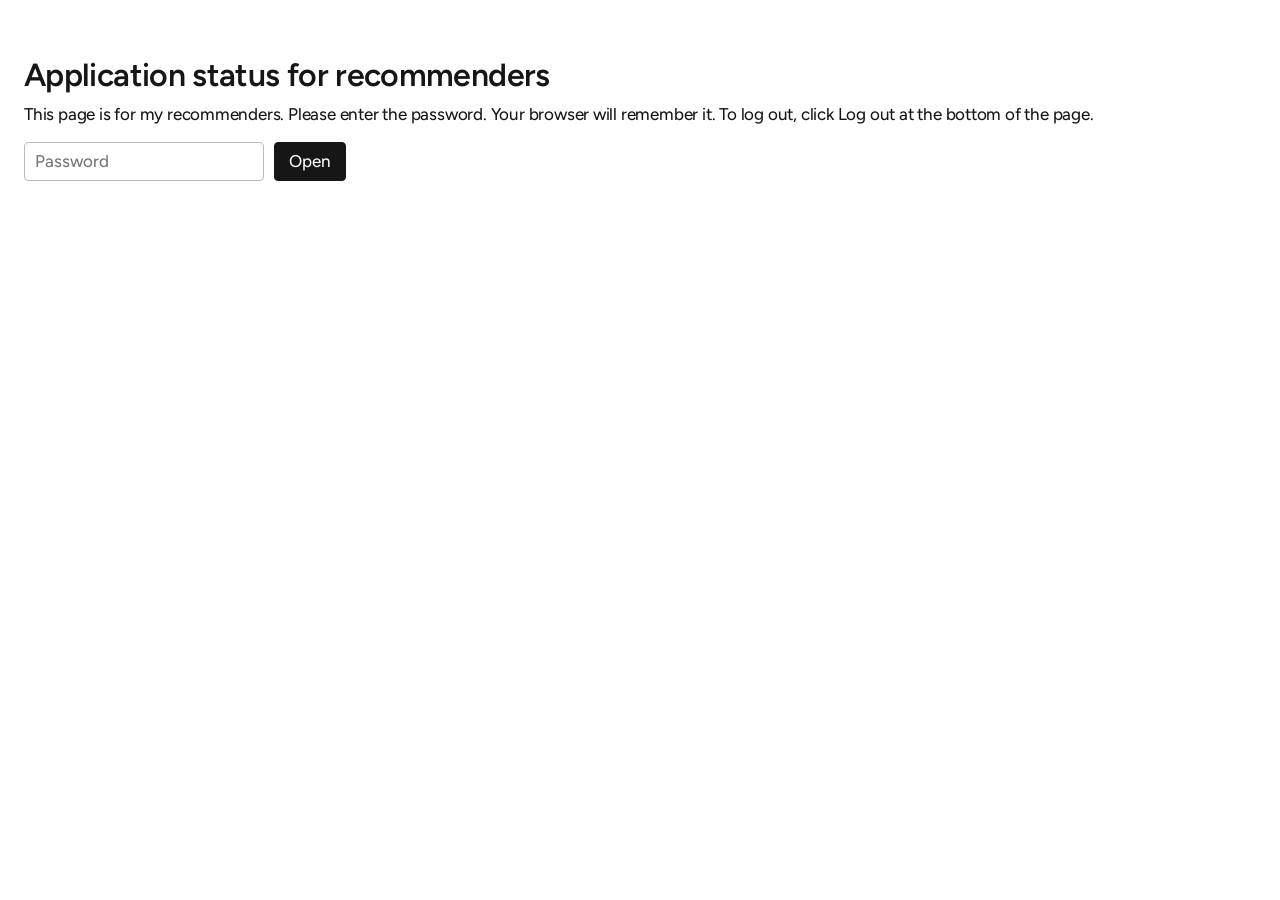
<file: applications/kravtsov/index.html>
<!doctype html>
<html lang="en">
<head>
  <meta charset="utf-8">
  <meta name="viewport" content="width=device-width, initial-scale=1">
  <meta name="robots" content="noindex, nofollow">
  <title>Xiaoqi Jiang: application status for recommenders</title>
  <link rel="preconnect" href="https://fonts.googleapis.com">
  <link rel="preconnect" href="https://fonts.gstatic.com" crossorigin>
  <link href="https://fonts.googleapis.com/css2?family=Figtree:ital,wght@0,300..800;1,300..800&family=Sorts+Mill+Goudy&display=swap" rel="stylesheet">
  <base href="../">
  <link rel="stylesheet" href="style.css">
  <style>
    .wrap { max-width: 1360px; margin: 0 auto; padding: 56px 24px 40px; }
    .wrap h1 { font-size: 32px; font-weight: 600; letter-spacing: -0.02em; line-height: 1.2; margin: 0 0 8px; }
    .intro { max-width: 760px; }
    .tbl { overflow-x: auto; margin-top: 10px; }
    table { border-collapse: collapse; width: auto; font-size: 16px; line-height: 1.4; }
    th { text-align: left; font-weight: 600; color: var(--text); font-size: 15px;
          border-bottom: 1px solid var(--text); padding: 6px 18px 6px 0; vertical-align: bottom; white-space: nowrap; }
    td { border-bottom: 1px solid var(--rule); padding: 8px 18px 8px 0; vertical-align: top; }
    th:last-child, td:last-child { padding-right: 0; }
    td.school { max-width: 250px; }
    td.fac { max-width: 220px; }
    .fn { white-space: nowrap; }
    td a { white-space: nowrap; }
    .sort { margin-top: 22px; font-size: 15px; color: var(--muted); }
    .sort button { font: inherit; color: var(--accent); background: none; border: 1px solid var(--rule);
                    border-radius: 4px; padding: 2px 10px; margin-left: 6px; cursor: pointer; }
    .sort button.on { color: var(--text); border-color: var(--text); font-weight: 600; }
    tr.past td { opacity: 0.45; }
    tr.soon td.days { color: #b3261e; font-weight: 500; }
    .prog { color: var(--muted); font-size: 14px; }
    .note { font-size: 14px; margin-top: 2px; }
    .dl { white-space: nowrap; }
    .days, .n { white-space: nowrap; }
    .st { text-align: center; white-space: nowrap; padding-right: 10px; padding-left: 10px; }
    .ok { color: #1b7a3a; font-weight: 500; }
    .muted { color: var(--muted); }
    .todo { color: #a3a3a3; white-space: nowrap; cursor: default; }
    #login input { font: inherit; padding: 6px 10px; border: 1px solid #bbb; border-radius: 4px; width: 240px; }
    #login button { font: inherit; padding: 6px 14px; margin-left: 6px; border: 1px solid var(--text); background: var(--text);
                     color: #fff; border-radius: 4px; cursor: pointer; }
    .err { color: #b3261e; margin-top: 10px; }
    .sent { white-space: nowrap; }
    #sync { margin-left: 14px; font-size: 14px; }
    td.st input { width: 17px; height: 17px; accent-color: #1b7a3a; cursor: pointer; }
    .group th { border-bottom: none; padding-bottom: 0; text-align: center; font-weight: 500; color: var(--muted); font-size: 13px; }
  </style>
</head>
<body>
  <div class="wrap">
    <h1>Application status for recommenders</h1>

    <form id="login" hidden>
      <p>This page is for my recommenders. Please enter the password. Your browser will remember it.
      To log out, click Log out at the bottom of the page.</p>
      <input id="pw" type="password" autocomplete="current-password" placeholder="Password" required>
      <button type="submit">Open</button>
      <p id="err" class="err" hidden>That password did not work. Please try again.</p>
    </form>
    <div id="content"></div>
  </div>
  <script>
  const SALT = b64("KLucrKuFjNDWvG6eoOoSzA=="), ITER = 600000, DATA = "2potaduEDoi+bQKsiJR1sZK3wbJXcVLm+dDH08yePQZa9FpRBpLcZBVp9wa5d8NooDryoDeiieZ47ZPg1WiIdhXsRhh85wRGcJ6xvVvfsZR0vHeSSuguK/jiUVNz/noMykgJprTHgn0gogu6IHajZw6Wrxyv/VNVyg1N8QJd0WDwZ3CTJ6D970XucpZGFLz2zlbm/1o+F/[base64]/BQ11rZ9FJUbJRqVHcLDYnwlV9rGptjWeWxBLHeCzS8L4QtQ/O4HW1EOLrbujGjCDeoTkbe5pMOzREaqiZuLH5i+JUU/B5YwphXetfK0m8K/h3Nn2kQKjb9dGKO3XbgArjNaqh9Co4GM6ihZHL4GnfZh5JHxA1KrRI8WNrZGeTYwdf5FW181iP9aalePNQHf38DKejjz+ZgcJJB3VccPLOu5C5gaYwhtKs6wlnNaP2j3hDB3SmcMqBYK1aGE9KgkTwnD3XzTBE0Sqnk980J8F0HgbBems0PWFYmvplhi/lqMMXICNF0rvCfdDpssz7djiSiN4cw7Z47/X0Vf/[base64]/MnT6tqBcv+vUu2jgh9SngsbM/bixvLZJqFCfjhPS6w9lbQMFetNcBRkHhI0qt7P5jyJ6HTK5azEHeAMFq6NIr3vktOviI2F0km9D0Z8Qb4ABqPpEwkpDi8hTxVCZ3wYeLXRL1V0KpW4A724unhbzISpVg7wtq4aQegznFfyQ4ltFVRFnyZP1dY0+WGawPXLIVZuBL4/KUSRu+vYH2T9NDKNEpJATmLyhZiznDV8O6tPgDUlKZrfEBTeLNfChZEiKbyERQbV7jlHRFnTrmSqqCJa4HhAWy14ZAEo+trUiSqGu/OP34/RMZQLFmeusd/7Q9nZt0QyEITTc3TQi4W2T20iBToDZgA435FopRDFItLPSGoqRxfD8oWFgAV36msaT+VUSiy41o5/3qn8zMJvtAD2uD66ZQe/G00h7yWxyPH4YsQBjr1+H/xHtlXffjyLPpRlsqnYv0PI+NDcnsd/iw+QNbhXrTqKVf2jIzLRmAYgPQVqy0yDFwR/MjgKjPQfKuuMFR+maVdcQvu1h4E2b0vdZz/7GKsgkyR4FNkapgey0rA7UQwGdLu2DbHWbyguA3qmMyjRXjHkBFppOqurNOabHXUvTs7gw07qgOcO+V8c8q7gpyjO+forTiIp650QQebIdeUH14nYvftSVPDXNOKYJbo1wsWjuLwGoEHd4bwo0D+i89uqhB3SoHn72P4hNacg+X7khqb5Oi/B3ExVNL0gAI8KO+c+SDrGkyHM7BswRxfGNfPDSdxP9U1FON3uomQbIKwY7srsUvcZnIly5iNX4FjmiWrWyIGiGCr2z86Er2yRUD+cYFs2B9OsB/FS5PK1vEjEvXTRuNw2aQmnpKGWkanYcVGn1KLz2C1bnt+i8OIJr6a/kmt6fO/FuD9f+lLLJmr8PKJQfGScaKpeKIiLiJiAkDh0MziD4ceRIVqvlrfoERX26sCq6KU/XrJCM3vPlFhB1pf7ge8+iuTxkzuPnA2ov3n+86+FbCpEe6SJ0ZKgMvs1m4RiK41ZPq+ZpzPpgPFyadqXDjpkX3lvTnruKrY7J8GQ0K0g4w7Ndh0A430htSElUBZEj/g7Zfam4Ez5UjlfT3+tA7/Yp7c3VkzBvOd3Z8YleWY+buW+FAxPA3nmu+b07+cOas2CmYw0aJm+x2pihlIwbV/j6/BGt8rwNr2pBc3LOR2PPPB98TJSA0k82qjM1YLz/vO/rgc3WJC1vjU3n8ghjfNrJH7r9ckaQL1nGv0va/7iayy0WGtCvewNWiQTFq6AwvLITM0eSmCqKv630Nr4TLj6wRaqnHthsf6i0wiVIcJZzgZeJhD0+p4qZ+nwh/UlejRZxsck29elxD2GPMjqr5eAKqH5033g5u1X/CO7VvWrk+mfu70rMTcGB48j0cdUhsn5rEuHSx1noHuwhdlSR6RkPBPVJZFi7/P4NzbQ93jx0FyTYLOp15ZKGfNiryzT4ebejOKvA/+3wRaVN/lv9XQ7V0cBtR4zeUS3Y1PnuZehVDYDTkoq4speTX2ty2cSNV2uq4eUJcfzS1nymUILpAa86mxY3S5rHLSBtrOFnO2c47B0GR21kn3OgwC8pkHEZPTyjYTSFbui8HfCfXpLEkDUj+LqYkI21iSHJDrfgxoRCuaCbrF7lTpha1csrHN1oGCVhgc+estsZUuVEi9o4M+bM/dSeyumxN2DMXIGWaabds1LSN8P+fuk1odIhI8hYjnj5JuybpTJSRg6iSkwbfmJTdRRj6gHiQG+WUhduJo5maDyTRB199mV0H+nMrL28s5UGzbL9nKI3NKLnC7WMcCrPilk6yk+WM0/AK64Lw76eue9GbtBRRZ+hkn6305Nga9VB968V1USE0SOD8n7BeH21NLgywz4Ut+Z8LZDjB7ucCm9l4GcJOSRxU24XxA3kgnE/DXglpM/FAbwwtEVxNlBiWfeF7ZJ8qfzFj8tQddVKdfsZRqqWiz2fEPhOR/[base64]/9zkIn/TPmL7BOrbacxATv5Ao58RXu0DZuFdk0tofBt/+JkaSOb2600ipNsubVsaiqU6oHr5Nj+zXZmv/[base64]/PNwBRhTbwh5pKG0hdzaKydJCX5X707WFIcfX6btEpWmDd8V6sUgi18t1YK/0jofd+laN/+CKepIW4fqE2ubflYnJ3ZuBll4AGd6p9nF/A0NkOP4BKQb3MA99Zc5BwtaqOSvyAeFPRTvQWNObaFaKNeszeCL1BIem4D2Z6dMCbpqa/Wdks5/AqnppkRtbz9pEdY5BSALO0Qn8J/Y2jW+aBxD27ptf54hLvMWZyBrbHHVVbq1sLMZWEKuMMnarzlSZa7KPX54o/VKu4r9XlFo2EmqLmzfhhySgPowHnJMuXQG5gn5pZp+SVXBaE+5c3i9aFh8wpi4H5tGXJwpGjgrFrDEp3ztHiFecvvtp5IhBbdrr9FUVxnGbRqTgHlk4l/As/ze5jg1z9XVUJVsNC0umz+dBz9H1z7k3SVvSvQInJPU9wEbB1ldKT0MWrGVXQGSh9CkB3EBlk/qP13bGlGmaHAwsfvzD7Brm10Nbox+XDGmpIF6JQ0GwA0Q9GUDDm+MUYCXW8nTZot7GrjumZx/TYl5pZz/bs7bikJ/F/kfm2M/zScRXaW3k7TneRjXmova8U+0xhHuLnVUrLGxTrBtAymnoRaFBI1Qk0NpVGPaZuztL3L9MiPByAHPJulUFuDNv7CtoPppxf2V/snsrXHIabtYJ3d6oGFD+Vb7Njry2xCqDzEl6Btp/[base64]/90SJGnH0++7BP167rYUDs4OMbm3yG9D+IprY1eIPgChJSeLsMQiY+ERfM2mZ3E1MwYsTHeAE4pR6ZuZCtKQFSdvq2c/AEFdEc7vYNpWg29RRGuk/0uidBVbh/uS5PjvmnkGRBcI4ji2hzcbbibImt6reL1I38uLVgvTvg+hMwiiyXA+hEQXxvcPuGaEDUDT+OFym5vdpiYB6CJ1vt0b5fzuASW9oEduKUIvuHVqSK6jYft1lowzDXNA8QTd41jhGOx3vTN/q00VoDchzpiuAM5gm5uMAUEuratqgMpVZIFOW02th1Srb2kKNq53CONrWoDbFj5i7/yTFrYL1/G9qGtBArbJaEs3bkKSiZz6B27UwUxKd9yJ4gfewAfUyD2JtPTnCswdz61CShUU8yvMgAzyoDzijiJFBqBZ260eJUEMqOBVhPbR98+aeS9uj4170F7cL3e431O9Q/EpNi3iTCom6zNvK5xuY2n616W+6cK9dgE90njTh8qI6OVzoI33F1bgZWORPQxT4fzUP2SqHHAeDpCJ9LJ8HUywNgTSboecQsQAGRkrOWD3H7TspJjjHQexeW2sVYDH9LAnJ7QosdUynowNZFsib1HRlUpiQq/uAhy4kEIfvHC/gPGHFtbibY+RucVrd2aWike/tVlKk1nT2km+E7d2RMzwz+A8UDepOzd/dlCSdK9MA0uHmFRi8dLy/jLQH0o4ektdEWjDZoQqMEbQX3wso4TLRq65izoYN9vCSQfzVBzCbZKnT0BqCEccEYElOcLvzw6rIRcy6qHGngWxxikvlz8f8GTabGv6wTvnCQ7yic93kwW8tSfoapwEM5B/EYP7Z2mJzt0H9O0UoA0aUWuU0/[base64]/tdSvQJG5z1kPJLgwvMXp1FCJn0Xyw39DC1wwlkDf9zW6uo1h8TgD+gho/rGZFSVJw3UXJ/nmMa6E4VI4KWsFJL77S2UuLTZBcnrt5lT6mEpZZPtK13Pv4h12t0Rrx++rDT3oJMbBDY6Ucmvq5Bomh76xYLiWYerViircilHYBvOFF6NPQw87HBr8pi2SDlp0+N6L9TOLj0TBWvFXwlUNvFgKzi7qXpskqXmzmuvT1NVgEyL54/vZC9rJNZ8zZAVcp/jRcE7mUzdJQCiIgQWE1vX0+3CoJHwYSNSRNqVFQIcMONh7rd3Z/GCfcPexD4ot3074i8Ln4taSreFI5KxYSU2hq3zGNZfEOOy7yW8yuuCLPcER1svmSwm1tPfYU4gxHQ6p9Ug8V3MMImVD/3uFY/nTgPNYyRXlH8Oa7vFGTYtRXFoi6Xp1TDxQFA5AyhwVxioPWqE2j7hT7MVUfq7Kbp/PLgGr7E+EAGgDQ8i3q355T6IeGszKoXtcpb+Feg+z/vzV/ns6xg+EUY1NcfuCkq3uxCoot/FiB5VWJTYyyvyyiTS64xy7ihyXGiQfi/3T7OpW7xEl23R+JXyCT0wDcSPrBQPN7T3N2cPtBtQj7nQ/1Kt1XdtKwXDVtm8FKME6vTFzKTvpfRWgWtqyRguR8BuI9yAufsF+K7S2NH04HDQ2ZOA93iciIabQvsvHbZyCHvn154Rvozc/XisO5boc5d1qXpbvK6UJNgPBE0vN7A7OIl2yIfuFh0dhdIYxLPEohAlz52eW/5/E5+Gx+l7GHfjhERU2woCvjGFnfP+OPuQUnN+tLcGM1R7sL8g77GgeTWisEKGaUH88zmUj1vFcrFIhkRn6LwRHLbagIlPQ3dj66fngQ83lWm3htk5+vzCKFXG796UShe9dluF574AWoqMV+tzqVVwQXUUk5ysZ8zSH/41eGoaTgXy2P+nbcGW2u2naLoI5U6qmZeikFDBEkQi+ZnpHqUhKgxq1UWdM+F2hmD9tTf2ta9AZDem+4iZihr2lsAn1XJ2+9SrKM2ACwP/mBL5Ilm61At+xE5X25GKjmtukUcAIC4NMpp4Tz90mvrEJj0LGZzkGC5oGJSQWrQOv0bGyN2M6Etg6T7pYbqnY9y5UQ0gOCVPTE42y5H+aouWV1O8+hLprCpo3ceSFyAWOwClfbUqfo6SH66vvIqbvnnt+HhZOSB+HwJy4vqAXzUK3MomHq2t8nL73EK85MCi1stGH/1N/zozBOAT4UtJZ/SlT9itpArlckmInjS6QTXQS9jJTVozzsgcy5v87KzuKwdC5tCiAj6cc3/KgKHGwwZg5dUztfNKKhXmMH3ysZiq84idqX87br4AvY/gnu/WzfAmPekHzW5dsOMK3fw4XA2kISfwXDjKSb6GElcCq/LKC2pHEKN1doetRljQMSela3e9vyb5G8p8l/6GvjlmYJL3YUs61bQ2mHByWiLsUH2leK8vK5c3ZMiY5zsQ88xi6xw4/1/0FWanmIWMBtWxNxa/6JCe1AyfocwcagPAmazfjEBU4uXr9qyFO6TjmSHzUWGZlfqkDMsybVvamIBwMR51snfAkzZ5z8GGHoArLqX5wmsWlUynR3lPfKloUUjOVqfXziH/23HttVcCSnMJMDY3tIe0WB9ACVxs1D+B6qXM/uNObwvEYv3v8M3lqzEG9mhmruHck3pdqHm3RmfI0wAfRBCQU5ARXknGQnlUb9tlONg18YlLDP9QJj5kFUg/E26dRLFNCfklgSEE60U6AKW/[base64]/hoofhR53fZC1F/ElwfL49+GDhCSrP4190XbZj0miPoDan1UajYZId2sscj6E6RBvowqMtdS3vyz38XsDGTNxq30aBF/MLd7sZJoa6AkaNHKFEbd5usxg7rF4IO37c7ZaOVrMfcN+0csq9W3fW+DVkRFO4gRfp6wd7ug96/bCMhu2sl0LihakrYqF6bAcWD6gcj8oG/hQUOYfGNl+TbZO3PPMKJvUaUhL4QXQw8TCF1LT49EqQJ1iRN9TDosUDduHSA5yRp/Hrk+XQSCbHtAjQm44kh0NhaRMS9iiqS8W/ZIridmjkVij1Nftw590AP/bXd1GJUMKohXV5Ku4UxEUJmX66+HF4CDIJF1kK/+2uphiwPjfB7r9jtwYT1nLB6ge472EnwXeUOUVgn7OTbxNvD6uy15k57BzIerosfjkms0myVQnMpzu0av6RjBP2PhWPc+KVf9VnZAmOrlA5c3tAnDMlgAV4e1ljRYQo0EIkjkXyHoz7kgsAjZPllc2ADaINnxAkhTfHk9reSFblc4Ig5E/65e/YxkdpVv53aV0N+PY2L9w5OZieMjCRQ5eMzg5UbgsUlwTv13ZZ68odNxM6Gkal5ToAKqz4Dn1uCgkf8y2geiA7OvdxyfgWK3baOooVqY8Oljb6UXJVV94HJTyGj8wHWX5obGHUnk/4QVfrZ1dCs0ziPpGNZk6C+z6VIFmzzMfDmZtBGSf05AptnARGsy5oBxl7NctzwoffLeO4vOuTeUzd1dap/2qyLmLqLFHux70etPCL8Ko1kjIaMuarDpvpCjJ7oO8IyhFI0SlrcnxPl5iReunZhS3YsOKJRhVV+kknDq5OQfsWYjc9BNXHrpry/OZL2jdPbVInZ4bDRWspauyRl5OX8dzHGnWMl5BPTrwvTTL4ywsmWz2TO9u44u+6Oz3ikWV7OZLVFdwX1oyOdjwlC1cV++AeY6P4jGktyySu7M/Gv6qmKvs7hcP0VD+GJ25WELot650aad7v9sK1ET2goOzf/jp+ulmZUaqr3Nb5YYoQWM+MgS/B7SgTt8e5coc2a9eS+pCwIao/A2PtHsRjrmZmgJqvMAWDXsUa0sHUYPkQZlO0VSSh4H8LBJqltAW3spOLRsQj4lsku2V6gEDKeZLBDFU9UCFA04x4XKjFpRK1DkUGlnCqLu6/Ko4HZbGTegj3Hdk61jev0lUdQK3o2MXgSjNw/+mD1XvJIrq/cihoQsFdt/TD4Zx28sGZkKU9/BuERdm0zehGfQGKqgXfRripAKDU5Vz0Z5EI5ZierzsM2y6W3sqDzjvhBXsSbdazg0flCf1Py8U3qavbqjoiAIYvuK7naUTLzRWN0W3QTMveu19S4OC3qu3dRMZjas/5LMQdoYRBcix4XMjUH+Jx2evrc5oUNNPiN3M/BXadKZ9f4r8ag9u9ucH1YeGKwGvbO6Zh3/iety7Yq+Qeswyb7IyS+YoF02a8DcU6TPoL+u2vOhTuTB8tG5YHOvAaqOZS5dYo96ZmGXVlDwVwMIYoLf7lbXXDDy8+5l1IfV9c9i5cBZjfv/oZ/dewU4R0VaQPtiG3QusEzy+9SgYsI8bZh0qW8IQEhcDSGlwCUN2/lkfpdgQ05S/QeqTjiX3i+uUC3PTFpek9ZcMucIkiVsROe0WY+He4q0Q3ppkXHVR2tJWUOi3FcrH8+o5hjVIU/unXm+/[base64]/ecuYAtn7g0K1Mf7e8HHJkbWRWgwWRD4HViuOeXXJlqAl/QZQjHPK2OjTHCj99qkvtRXpvXT+dBYDhbbGnfZrX/jLmS1N8C3MIQjhERJSpHBmd66H8qg9aouC3rVqGLpU9ZpIjAnx56hOVUlneHiETz6PbCpYo6GiE8VQxGljqO6ei4XWpPlQoAJF4CFrNLUyuu8Ye+bGvfno6nvvF4qbtiXh2O2B2MdetQ1jhIGhHIvv0Pa1HVRbLu7d5jS68S8H+P072jiIRrxxgjorT/zlhuwlM3HZNn8u9Qb1UpVxjzuN/mVehoUNCmb6XhaUV3dTZGAG7w3OEZpNgIuZtHV9sBigd14OtwiwNulgcqn8dbeA2A4UWpum7QAbggF56GTwdyprk47fP2xgJ6jWyoXMdrk2xSneCybabDH4wuO40vN1gpeyjv15vQ9/5sAc1Q9vzPMVIKkRMWCj5F3BbHsu2yOLwMKsyDoadcEQGLStNMiYGA0lvNnhA+6x8zruc7J2ZbcqgR1uX4/cYznCD57QADIPSo7IWVgMySf4A4Rta+YPUfkgovIwrLytxOq0+q2GQYyyK7IVZt2UESd3umjZe3Z/zIHLZA0as6P0gQkR1ynJKu7oQgD05ZzOOJj1gMt+dz+1XVe9beFabuNiAKLk77gk1+1sx32y6iO5HpmXeDEdXuTkHo0b7lM5v0TyvyRCKv6LGvEAjuF1AbqIDKrf3ss7h3Po9E/JNafObuzPDwaVgLlRaSmwP71MraoW3vxL/pzd/QKbUC3VSA78Do+SRuZnfeTMjTYrv4DAF+OS+14dA1IrLJ8J6Eqn3URqGs92+OB49Z5dukT+rtlZUgq/LCVL73MS6zA0PQtIbS6XvvFqnBvXQHBAgepUwn2haKHkC4pvy/esZahxK0t1+IV2WzJv8KIzi5m//hs/4joVyaqaHs1MdfgitSqui3uTnzFbxinCiyq/mo5PCt+TolaGnop5sHwznLa4Hfvlq8E81ymXpoCYAcF2HN5SmVo5ogeNbe3dQ7+fp/V1AI2Fd8cdOwQa+OdFOVue6fssHUzbBiKlINULwHfoXQB0xKPHnfnS7JTjb2labKcllYSCrqkW9cFD/SQHJuk0L8N4mFrczdxcO8RPxKqOylquQvWO6zgmRRKDX9S0KtEb6O8mVZmh+y09qn5XAR57NMy2ifNOnmCwDDtNhn61WJi60FjfR6Dg2xGh7iDZmADH+mGSzB8PtuLeN34+hSGe13BpU+nYJOhWK9j+epsCxzaE5ygGAngGvn/dP4/kwNVV5bf/K8guBF0Sen4hUeGftcNtJFoWiYdvDd63cLFSyKBpO8GIkoAza/[base64]/gnOWX3to0RmlqCSUzqaxSIaAVeZpdbkpi4moOKP+eVMK/[base64]/Q5J3BSHewZwGNNtdJ+kB0mMYKnsdZRmfs4gmDYqEUBkM404rvAtUxcGwNZBKcaTThxRTWZ0RkGhIJd1F2cimUyVZ46YY80Z2HpTHy23D2q51+ftvmV9/rfdwltyemLCVMMgePJyEadFDzbcmzNubMqJCH2F5I8bg8ci7YYn8NaeQ7JHmWAfJg0tVp9QrJ2K0/Hq3KmRtG8gjz10lnVNmOdCquo9MNq4kFCuJAEW71b1OSIsBKySkjZJQdhTxxlH57roKFc4r4I7Js+jVvUdSJZKdrMXCLM1RNOtALafHJSN/[base64]/m3kybcBz6101lWBDMtESLiaPJpiKcksk/QkTiqCqgihNMwl9yFgF3WEUEo0nWkZzX3/eOeJUSyqFwUykXhN8UtKFYF2Is92dGDsFW75PeNFo7C3eg7UfcQejKNWwCJO/UEXNlQT65FbuxxJEiS4mIY9Peoj2rq7p4WjtldF7znikTnfuX6gBbKYhwD1Ol9ibqBDz8SvPlEb1vLwocum94gBtwoH0YyNx9QrSI8UtHEXUO/6CvZOfJe4E1zt603iIt/EWe7jyxPuEhYkdh6a5mFhEkqQUxVIdBA3zrX4ZntHIkv/pbGhhurBaXRd2s+7N4EHfYiSkWGBk1A+UELswPquzNmFL0ZZEBIBxh7cU13RuuZTeJB+DgCRvqHHY+bke0oimnQ+1GbsV3M/1/MQEprJaSWXpm452oXhoHHdVdohUusuvGuw5lvJ8wxJTfF0aMqkhyU3BFj4x4OlKjBoc3YcPu9Vpl9Cp//U6668F6jtRv0/a2jqn5QOD3wGdrTaqMCi29cG4Iz9ROMCdiVkxliDIji9KemTezle/I/COypJFfyczzF7n1j6/bXAEFD7OyV1sKJMTBlxlmw/pcm0a491TyPI0vPi9xKwGxkN+DE/ynadoKiW2xWhXdPonWJo0hA19wlCZ3EXoT2Fje03hNaP8Zajbh869t1WExOb2qraTidm8EYsE5PGeJ07csjcw/hpPS/13sVcXDEONwfaBkw3vWMcQ/b6RlMv03caaQjGDo5MeHWyb5hgSD+xKS2N43o0q+nsioR35n7FbO4RQvM0qWYK2WoCI//yanoPsW4saiFbVwUmilvX6yM0UrMEqkLCCo/L77N5YZbvIuB1TkXPKiXYcr/IXDpSBmvMQhfsmFoYxUdFhB05mHaTxRMKfR/rfWpQgijY078gtal27xQ2UzuJpCyeYMt9FPDvwj/WSZYf9IORW96xN01JcOyzXlwkQvTszq/enSf8DC5pWjzGwhzYFEaT0twdUtIB1zlyVzCbdB87hKdhObBHWRwwXu4D5WD5Rn3FcTSH9GAJ3399PfqceQzcCK2HM5++iwYpB9XOSQ6Yq/Wo6dhHCshocnEevPSDwhwLMMRyowaje5r9/GumMZFB+n8zI4esznJoyGsk5gao3Gjx+vyPWHqpSTIMr77qx5wFJq1f/gVPUa13v1GZZOqiMpITVLoYlcwxRPoMgqDTNgQJ5wANF7BOLOc1WIZ3DBuM/Q0QJJ3r3nuFl1OXARJtjAshm/yAC45cu5st2eXwUlIZoZZBrlYKV9p3u0trPFn37JcnTsD7RanuOkJy+3xZHCqnwZXM1gs1XSzqzoRUbwDI3zHhBW1JPMkfO3X5A1n/p6nUuXPag77Qu9fNuEV5HXugp+PmTjdEeVk8+cGqU//[base64]/[base64]/fEFi8Zk7sjFc2XKudveXQBG5U5rKAL7/e2EcIoRsfQ/gBQArdwm5M9iHYYJlwtRBg3PDfNJIKSH7TdkqKOYgBWNKuTPiL/sEafZXJCZxn30AUQKDoM/atKJ94++/BuSA0pM8/Kj9m/KNnp6NHA130LLuFMnYQjK2bNBmr4rEZJXIqTilUhF4KRQde6jJWuF0Nt9GqXUVbCEM/QDFpLrbx6HVwEGgc96Xsw3YNIDolbByK4yzxHiEo686RS2j9xu+gLECRHyBsbxlYBNX0VDq2rrwa2kS+pAhD+iihR7w2Bm1WbnnqMflNMWGX/O+ozbm/dpAe2ThOqlknSEx/4RyEPcqiZslzJUBSbNfJzSQQyRHLdWQis0e+uUiXsq2q8UZlXgghI+VNYGHgEGIysnf6GRsSL3jG2xpEbMh0IbaeEhHhfQNycSrFuODF1KlVaojP3Byyk85MkWYxjf1s7tgUFNn/TsfQIZ/dkmUKpWFhs+8so8MNtS1GtczLofQSaDUrydpl5GPDsimFsgx8MMsaTc8MbcXcfzaTui0oUjksRIz8CyYcB21HvBmx/ZmrjqHLkGbKvN2cVeI2KdumYMkDEdNDJR5guFSCC2y4WPvyweq1B3Nw7NwmKzhc9dgx+9BCY4G1DxLUDrZiqm3KIcQ9zoGhJprEOLj0SNNTB7x3miLF1CHKE1HR+aZlX6ZoAXSEuxzrtzNtKa15vSyu2yVEV+7xV5ZycQcK/9e1KYSZiWM37AOoGtR1dV4HL5osl/3+nVuTjpUn+ou7GEMH6cfuFtVpQYI+U0AhOQFCm7pxq282oeYaJa+ysN+Cvw/Fy+wBqhlqHbGh33cytn2hMo9ccMSCAgwhIk2guY5IkM+YsYWyDqFuFrW8DrM+zbKZDTpptcdJzUJMEGVhFYMxJ4i/[base64]/j1JL4eB4qskn1DikOInaK9jEtxrdFSHPBCN4ozinfPOcwx81OLtvwjXHJ4W+Is20+4i70HAEopwVKbT//qw3hIfVQLZDf9U0joxi0ppgyaqoq0Q/l+BA9bd9/tp/RCvvsQlRA9+Gf4lR8xs8fZB6yLeJ4dex3Oc5Js7SNUQUQIxP8z8Ri6lOW9/NR+jGHtKGjfeb2jkr+kVI6lLBFXeUcWHjph6Ne8vHNOaCC5SzF/pEDh7wiStUw1kmLUHY/SoYjZzKxHrpSriZLQN2+D5vPng3oZOEHgd2ze6mvDdlKqSeq+G3yS0szhZaDehusNzJorsW7HApis7wW73QY/oNwC5+deRWSBAguktiB9W4HuD8FmZ99kUT4qzxFfK98kbXPMIeAQGuorKNoZRUydNAq2ElBy2mjes1uo+V+qrBIzRmMqkWXycI1PSlYMqNwJS4llT5S5dKqcyGia7YgcQNQ79p0AQxeXajVS9eOhSMcIXOmOZzLsTTttHaZbRfkLpYcb/bDHD0cbNd63GjmBrpYH8EgXTC7Z1M4DzhS+kjlgM/sbLwcLZr9cqpGPO0Hhcrp3/tfpNbpq3c4eD/meX++O3m2I3hRNQNOGvhl5MLbbi+F8sCFWanHbu7NWARA+UeK57iQ9Ydjbr9NoyzwfLgdTMBjf6JSZYrZfaQ1AT5MB8m1MqnMtMg5XpWkE5tSMpZBdGQcxi3yNwrriL/D0ffhobDm+J5WWIiwvHzEcP+NZyhu2+6oChZtzWsjU8s7FyjeD58Sz2OQI2itjqUrmtDHlaq76bb/bWZLlIPpUQZZ7vT0Amk96upI6RmYw4RqjgCqmI9fZDEFBNcTMBuPXCGuRr48z5++AsvHovuEfhYU2h/7oIruiC5PJnVxSOEoKhlZcnbuPdUggPCKsKnoPtwJXm7PlawGxgTjG0R7ARscklTBwJ0ZYZA7cRcjt0Gr8cCaGhobUWpE9UYqpDG2j6GvoWq+94zwNQd/N8rux1EMCiHfhXN+afYVlUCtXUM2LKsHeHL0q2cxxkSingTYRLijFLvqtlFmnp+QmAB5bKLKu2U4I4S+4W5XrMwKKqCRYboaUBg30HT3DlECUH/tZ7hjC+x9IJiv2XDTDefZRhiK87fq5vnp+IL7sGpgzNMqj+fMPQWSMWAWu3USJb97zydpuS4l2exqIed0KhBV8HLYNG0lP/01+iXaxhSJ8bKeYZhOcQ/liNSG84xDyUS18wufmWCXbjy6IzybR9c4YhOGHek0U8Pq/hN3uQNy0uoNILUqcpr+vOonvL8IXuLkn7eVfFqYFIY1bixC66mwFgA0xSBb/+if7LcWv65RAaI39G4l543atBeNk3ggdWps1erHW0o+0eBAqIYV2rxlTWqXEARb50QoVRl070o++Hjqo1uUTSLW9nQoQptsjB/[base64]/6ah/VFyXFwG4yOjuvumXAolx+W7bpoOfQlje3UyH09eeXETM2hf2nALwCiYaVO11sYTBMyuTo9aj8zoVgvuvs4f8zirXgW+qT93t2DKCuxLz7SijPI5hAdN+UfGXGS03GW55xYqCw1I00ldD/[base64]/xBXnO4jbCcFqTLJLL5uTmLWbHpCx5mPIIe3hiwvUPhezdtFjgz5M1abOO1F+hihdQq+xFLASdc/hVy7QFmvXXeFuV4UNPmfJZ5zAUq9ArnFht0vUmPhysbaaSnu8bLKtLH5dRMJwGFE3pmY6/u0rQ/W+Wvm8T4vH4BEThBhLdCMZzcESsgXYkJtlSoDNlXILeLyPOR/sY30VlAr/t0GxC2m4XHxlCJQz3kgGe4QSirlpVYIYlc1bXrDllZdOyiT9EqNOBMcvXYvfvnh/[base64]/Dd9aPltbG71LtLBoSvyiQOA6XOeMtHEzSU4Dc2R9hiWc1no4rGtsjGiDQReNnnY9pSykKhgpdaWSWD1GWJu24LmLY06V/gykykUIe2adVP2RiiIeRXWlY4IkxVvN3M7jepmgmPT6tUw44n6Y1HzU13kUPuZogKQaH4Gu5wCT9ZbNCF/+eNVRrRSFHfxXk28rANsX2JFqKqf4vNwF+7k6/HJqQW2YVCZH165TKF01RE16gxNe/9Pv+Hv7U/gOukRqx9XqVIFXxC01mMqxtFiqXlcWFPRV30VGLtmkzWDWHsFspmytthjGJs5UWlTU0oXLmABzOH6PLUU4EeU+pbjo5GIYt5V/bVBWjp9/0/9rFs8hvPnHSC+hKPWlHFlGl+J8/DbKgG24Tghfy+VpdHvJxn1F4RF6N4W+gUcYxSQjes33Zua86feRqvmGR13iSP8vYdgNJnJ4hV76ovTn0N7sTqzUdaFOe6LBNP3PgZJV4Tsh/fLAI6f/2uUsGOQwTClQvvH5ea9z8KIIvPD4mbTOQe2IiF80iOlZKxqw7wAsdjXQlOmdp/yg+M0LxZuacqYeHaDPsYDg3KSIMnpMhnEhO6Us0UI8guSHFrRSe+aW8l+lIqKH844mHsxmYvKsnvFqFOJLIQegpKHV1RTE5+mFngOCAyOQegB5XFaH3QnT1LVDRJWp7PuqDKClHi/y5FGCY0p+Jmczxgy9NmyS/45AesywRO1R7obPik8KZRP5F1LVBxrO4R5QvflFTsLzzejqdnUvms8q6/J7LWgydMqZ52NK3Zyj8nOKMpgxytN0cgnN5pQkQkiAQmXCq313OQmITkVn16TQeYfUTgC/BTDV/0FKeXJ33oJrziC62k+x9oFz92eZokUAkacIdyfka/y1O8QlleTm6P4p53jJtU0BIqwslITPH3g/IqB56U9GLVGGKH5I67TzA7Irt+Gn3aAQIfQU9KdBPAsoqmMHzQQyjv5OfOEIhF6pxnsR5FYorktVJ2iWyfhk6Wi/a++O9P50dWSoaiImscQi/ZxJbaK4lEMPXsqNRSjDYQkzH4V/oit6zZlUfUdM583qm+n8lbu8dVIO+chuxualUqeel4qgaahGz0IHpVTeNnT0UQkvH6Bd35S7dJB67jKaAnRWyvSpzNU04CMDnFNIVOBr0mHDQ6fDzlCfTtKfJ/7dUib/QwFBmWWOYSaKZy9YfGC8QQ/P8CZ7jxhryZxuEFEnwM8g6v6oizJ0+oV5ttplr6woSkCYzyRxQNndbnQi/SRDjnYD/b3uqA7ZF/wA9bhO6rFP/F3xFDdMhf+d5n3rVCnLsocwiVwbt/NECnB1SDdHnMLPgN48rcii42E5XUGDM28XRzKvLnA2PJWYEgaUwWSEK75uInkK8LQbfM+AYqQGwky2HVwixRyjwHjgRpE8veVfdJewZCs7xbA5aogzqTS4/ECTXSydiSC8GRrGwQ7u9Z6kh4VN1+oLJK8tkhny1x3l+AuBZnYcfCGIZn5pIJOOd4ijWg1NDMKjN26QsKQtNj3RdElHZu5O+Xo5yse2ufbLDSZB3Nis+9r1uPgJamqPwXCIEsLvH71OH+gVYM2Nm7QgtANUPWZ4bG5JL5Zq0dsLP/fPLSU2Ct7fUPPlCJLEAKj+v5Ala10BEXinUkjhs7HsKrgB3ZU0ib6gUNoDyQ+z4klUtGFloPFd0y7Dpn5xIuzMkIzJ7Q1LniNozoRcbxIgQfhW+jf9aYvFikWssd1/tjLZm81jIoBe1GZ5hYpwVYdAZouuIFvBdHnE3y8q6/0MCwaDTmPJji8ZZ/p8MaRyca1NDU4XsA94pjkn373+hYqaBCuiwe0ZviiyvWvWEr1dLTljkKIgw5kUyLsZ+5+qoHYLFOqFAxHNz4vaL19rEgzFbReOLiA9FMgbsiSFe1Bw5T6KTRqyWsTTla0j1PQuDWrxhJwkASOqdF6rKPuZTcWLDreStKKEazoUFPddBNV4/9R3dZ6HG8bN05dONuB3ZfhOPoEvuVi5Ukc2tWWmORs4l0nLRR4QQreh0bHkukWme9XagmGEIHYbXigxystJNKzLNTjJS61BZSFVSF4gcrWg3dxuOq6a+71/uTZa1ND5lPH1YP48Ztz3dtfh8mDDzzmTysp8ep/zuVDumJS8J4+r6hmNtmoSgjglyxJSeBlz5DS9tgqYGGevPe+N03XXTKQqY67lRTK4ppjJ2GbFp7sFfzmyzR7c6dZ1j9yiMeMWUt92gfDACDSIRyDI6sqNnacRQ/WH65LCqU0g0g6P1+HSu1CuJS/YNbDU1f1L1aAcxd2O/9qPAtvEhmEEdWhNMYDpaQuZ6F2iHAcueqTA4AbIOW1Tp4QlOe0oHC7sokUWLEIF9vo7xtEvbiYv9DEkAnDqvp5KKlVHdRq/[base64]/6KvfmxVABgEclsvPI8bnOJi2/nMbvUEzBFM4jtBJZA0XNM7XlDB7TYsCfu9tgdLnsHFn3pribFsdtcMotKfiC9Lhy9mhCw+c2BdSfC+cEW4J3dJMRdRSd0BPnStZtA7HxkyMYiRquRw6iw6KGcmTVwo6Hq9xdPN2h+RHNha2AsBlZ94fjshvZ2oLnbk2NysU+k0tZZ/hfLNtyP1ppzOKYcOgmF0sG9nJbQbV08C7LzYPwMw/tWW+kbei/CO1ENBKuaNad1F6z3/[base64]/2wKfuVYclLiwdvdkuGtaTVRUEuJnHckhkxirpdvaxQ2bIVsc/3kPUomLIRqeYv84mdIqFEW6bO2wg0kRA85ptv0csNBsXqdM13/[base64]/0MCHqEVEI8X+fjlRG4p4WytAQUegP+iJbNp5VCj5TQZYX6l5PaExwrS8TLHmaebLn70a4h3LDTs6+DUm1tpBLt1dReqH0seiIQ/5NfSxcvGNLingkBYU29jEU8i4/lJI3FlIG3bTx3g/vexyhUE2+5N+89taiWgXQpMxpMt0FTQ/Rfc6S2/3EzppEb7RVr10okxWOspX77dbImEtuhpe/[base64]/hzPuFKX1z1WqOpoh9yE0mndbXv9Ya0gSJyuUcuPfb/eahtNzE5uZNDoIye2I58tZ/dxmcuCR9Rqob1AXl3cjM+vzcUGtRQCKHFVz76b25xTEU1XCA3AONF+T40kxROcshmX3FFz4dcUXZG2Wgw6vPrpCd6idF49NrtbkTn+oXK6QnSvZJxhRYRYSz+hVXUJg2R4lt/JnsYEWQAvpXvasahvYuHqtL6izgqSkKTGXHnK3i2562cabd+nt60rg0I2q9tRiRuDtnDTLxrOXC8hqLLoenV61poNAwNj+mCAkYars29/+rKFLHpe0odeps/gqVE4ZyFMeGyp6uIig1Z3I97y8z3n3HCrHm5OPwhuFkE4OIzKIH48Rt5tUiiVR+gBj9LeSJ9myPh3+OLBZiOPZrKg8OhFL2QcsnxDyokXV/2EjYX+Iq735ROQ5+SA05Sn8qAXozUSd91FoLAOxITWK0EMNee43aidoQP4UmkBeeeNuont2LIqcggFQCID3MsPYViC+Sboh0ruCnrh4YcP5+d0RWx++WLOjApSm6izsJ7ywXxvhok1/+wTum7/emxJ3awfRDg3yZTBdTsTjbvt4qfhltc1bMN4e7HvsXPV5wNdzRa0n7rrCeW78SBV+2Fy1vcG/IwFSVWA+geNGt/P59b8L1TUFR1Lmx2Ut6Ap87aQRYYlBuEjvXSYjh6yklOmVzGv6wQY+BFXLur2NYRxcI14RrSCdoMK0Hlq1/[base64]/At5iuMX9GMwLl/r4m+f9oceYd81v0PuyofbQ1HmY0/rtxXYIO8LfgTgkO7shzLRwMUig1wf30XfVnPgHeSXTUwQTaY8zZsingcwGLAjwCaGlYy2r8dzT92rbtpLehqmHhHVFnnSl5Yr5KZRxPBB7CxOcNt29zw7nNbPgjO7axE2b0N5rrylaEYU+MKOYbVlcDEQ6DngNmuVPWH+jehvZfutgMdpMHQLrEYNZqLJ9Zb99/1Z2/7ONQCJgCkuiWCB8DmpOwl/temWc/k9CAi70jPYfjNcixGQoj+R3A3xSWIcsEfvdGyDZS42yz5zJ4Pb6NbDekGD/4CT6Fx88/I8M3e2XbcYUIrzDuR1KjZCARwEY2CeKNBY1KK0vaqI6yTkcdNZ+aw1+IUtSdQUQesxMKDrqNQQtDWHm+Fi1vo28MUg/jk4W4b+nFAkta9+5qCl4GLLaJHJ8VRJVkQtMhI75x1M97+04KCldMEOkn1pz6yK9aJafbO/DjBbuqqyEDD7g5lg+rEHCNSQ0YG+T4KWnhmiwJzfbPwSv9bbDLtgDTPhE3TmD5Ub3z4JWtf6igQkuBrB9NDIa3wOlVzZfB/YX9U7RrnKAKaZR1KGVlmgWyegP4dl0wUWMnuyzFP/HkLNoomsKXXA+UulOWEbjORixSNG7DFZfSuzbM7OHpC3l2sVuraP3NW7XPbG8dh7aFYlIbB0SJ419cOF3CxAzxB5yW9HzSACCPTcx4hhph1htG9KJYTCDoyYQWBibLacvl0HE3c0Na/f+lU5ecMJNagEIVdhloFaEVApm6hMs//r6flLbcGGP5eOPsVacr3W24fFXVAf6cUeXjlvGQ5tS2JnMa0R8Mf19NO8fRwaEIq+6TAMlnVm55HeVCzfHgzUu/L+FIGEGllI4MwprYpWBtCY4FOrE5JA88imd1wFyjEk0p8QyCy6N55y3pjvaOPUJ+/bHWOu/T3UuzTFWVH7igUVnkAglshAOeFwvbQGfykxsijUxI31sHDxW0QcHU5yEj0JFoIurA2dRgBS0pzdsvjVr2i4GIi+gSXOnymUed5RevlAjY6abtGxhlXxqblP+XTTt39JkLCAEYbm/WkspfDLV+mCCbXQIkfFdHRFy5gRVHJrIvgiaokwaof42+2JE5VaL0C7Cm/Q9n5g2x5ltBBTt/z3ldemJm8pfQ60vg3nFhf6eDGYGhf04B13eTFzxqCXD2t3ofT9wi49UNnyAL/zrQ9qMTl3LfKeDpbEmG7ucSaqgKGVfS7wkijr03OGSVTaaTHskcZr7lE4wnJen6B8Fq8I/D+H+svrviqlCofJWrZ9Q7Za38U2UbQIjF3td674zGoE8IkpaPNbIbI8uUF8dTUbJ5aTXMxR6wp4Vt/dHVbotXAPF93Owe5yrlfWB6hIo98eqVoDu0mrI2/6Lyu+CTjlGOM7LccE84+lt266pQSFHP9pjYRzoM5HHztTR8bKh3FLc7NVv/B2jT51XGgz6KPBAtTRs9432X0i0pKlLz0JkFFmLdk9kua/i7Ji4akF4S6IGxpv6oaarwoMLKeEB0v3x8/mP1mkKwvXWu73gZIgHaPOWIOEmmOHYXSgHRzSHygVdhf+nbMIjD0RKwOaREF1gb3R/msovV8OcOixoM0jcuow//zSveHit0JmTeS9XkQm4p1I399MwzNCInHchZkPb8aZDFdweO4m3wruiJmMrxGh29ELyG+QO2TQwH7Z+xgqRfmJLbxyRKvuDIah53JG7nNy9lxSGTKWaSoprS8NZBtE61sDBTiP/3Gx3rBl09z1Vvp3qa39hpWNpNF7qt40kHIKMKtoPVaNZTOVNVbK1Pc/ePrvh8tcUsmRzz9+4y1O/RKouBgy5Cghu5f4I3THfGEx2qNE/amLcK1pu/cyy/35rjLFdTHP/+wVmWyZVcHrNRt3LjSrAEXVw460KaUB3CGWvx9+N+XZO7H5rkwOuOv4b6nqBW8U1pWjrjHWKX55V9EGMcS8LbLRt4BriaWktsLBQCD9yJ2/T9rq9288HZJaJH+rrZgVX5nXmOssbc126MbLQzh6KVZnTWAtHhfjBjGzeSLNxDV7ggCMzWmCHb4sWKcJhd41bLhdGxuHZc1QGzcNF2QnsduYwG02kHwzqaN1S9wl3QmtoYS5aakvFfFXSHkqT/gurRxugRFCRu+8G7Pw4kCl5nEXi53iWfxha6ew7U9XqVkNkhbYleRo7ebyJp/KJUwFoumnj8J47cp8VrylRMExE622HDekaJT5NcCdNbZxmncUaFLLpsnnaKdU7jQCAU7p5X1n/1vh/Nhv0N6cTdoGIg8Ao9AxruPiKYmU09HNQQy7qsINLIjFSCql2t+9fonmsvZwz0he+gRd4UBMhh6At9N6DMS25OpqrbGrQeFZIOXf9vA0py2oNGmHH6/N1Bb38ncaoJr8v1KEWNathkB7zNc0HOXxGOE9Xzem0rNZuoxSASZ6YP/S6wF2nrr4Ys+BYZ+Hdy7wIsif6AAiCCi9mFjXy7aAdurm0BAHwe3Ey5/wtEyZclqapdCl5zt13/qBjDqeO2q+lp3QOqV2yckadgRoJDcJ5NyqsnUVIQBcd3y/[base64]/Lns0zEfTpINn1UgGgbYKwF095bQ2rxsBwvtydEPJWawk7rA8fozd1GylBhMAQUZ4FVBc7ESVG8sSz/lVUHoKZKwjsAlr0THw1rFVcrvwHwCO1Zi6kobh4S511T09UqJAXIgHCI1YTg91UlFRrEUusjCR7yTAoBJQ/sWrvk45bOrKAFWPimY/uA/w7uxmW7poY5HP12Q8m5NPv+W1tg89HSSmE1z34QO4+KmqSZc2kDmQoW7BMwGADN4Sz5QxTcmOux/92w0a9ZUOnBcn3ttJtqT+eGdCF4yWQA71z66nhlkMUpgsZLcElMzHcm46zp7UPGWbyY/H7Kmx+IoNgU0hn1yHvRcea/1IBuwzRMQRK6jPbyyqwltz7JQRdBpPGeTXIQZZzhKM/sDysewBbENS9QAkJk/EhSRoODdYnIhDB6/NB8WpjvQvE=", STORE = "xj-recommender-key";
  function b64(s) { return Uint8Array.from(atob(s), c => c.charCodeAt(0)); }
  async function aesKey(raw) { return crypto.subtle.importKey("raw", raw, "AES-GCM", false, ["decrypt"]); }
  async function decrypt(key, buf) {
    return new Uint8Array(await crypto.subtle.decrypt({ name: "AES-GCM", iv: buf.slice(0, 12) }, key, buf.slice(12)));
  }
  async function derive(pw) {
    const base = await crypto.subtle.importKey("raw", new TextEncoder().encode(pw), "PBKDF2", false, ["deriveBits"]);
    return new Uint8Array(await crypto.subtle.deriveBits({ name: "PBKDF2", salt: SALT, iterations: ITER, hash: "SHA-256" }, base, 256));
  }
  const MIME = { pdf: "application/pdf", html: "text/html;charset=utf-8",
                 docx: "application/vnd.openxmlformats-officedocument.wordprocessingml.document" };
  async function openPage(raw) {
    const key = await aesKey(raw);
    const page = new TextDecoder().decode(await decrypt(key, b64(DATA)));
    document.getElementById("login").hidden = true;
    document.getElementById("content").innerHTML = page;
    init();
    document.getElementById("forget").addEventListener("click", e => {
      e.preventDefault(); localStorage.removeItem(STORE); location.reload();
    });
    document.querySelectorAll("#content a[data-fn]").forEach(a => a.addEventListener("click", async e => {
      e.preventDefault();
      const fn = a.dataset.fn, ext = fn.split(".").pop(), view = ext !== "docx";
      const w = view ? window.open("", "_blank") : null;
      const buf = new Uint8Array(await (await fetch(a.getAttribute("href"))).arrayBuffer());
      const url = URL.createObjectURL(new Blob([await decrypt(key, buf)], { type: MIME[ext] || "application/octet-stream" }));
      if (w) { w.location.href = url; }
      else { const d = document.createElement("a"); d.href = url; d.download = fn; document.body.appendChild(d); d.click(); d.remove(); }
    }));
  }
  function init() {

    const t = new Date(); t.setHours(0, 0, 0, 0);
    document.querySelectorAll('td.days[data-due]').forEach(td => {
      const [y, m, d] = td.dataset.due.split('-').map(Number);
      const n = Math.round((new Date(y, m - 1, d) - t) / 86400000);
      const tr = td.closest('tr');
      if (n < 0) { td.textContent = 'Passed'; tr.classList.add('past'); }
      else if (n === 0) { td.textContent = 'Today'; tr.classList.add('soon'); }
      else { td.textContent = n + (n === 1 ? ' day' : ' days'); if (n <= 7) tr.classList.add('soon'); }
    });
    const tbody = document.querySelector('tbody');
    const rows = [...tbody.rows].map((r, i) => (r.dataset.i = i, r));
    document.querySelectorAll('.sort button').forEach(b => b.addEventListener('click', () => {
      document.querySelectorAll('.sort button').forEach(x => x.classList.toggle('on', x === b));
      const k = b.dataset.key;
      rows.slice().sort((a, c) => k === 'name'
        ? a.dataset.name.localeCompare(c.dataset.name)
        : (a.dataset.due.localeCompare(c.dataset.due) || a.dataset.i - c.dataset.i))
        .forEach(r => tbody.appendChild(r));
    }));
    const tbl = document.getElementById('tbl'), api = tbl.dataset.api, tok = tbl.dataset.token;
    const sync = document.getElementById('sync');
    const boxes = [...document.querySelectorAll('input[data-tick]')];
    const apply = ticks => boxes.forEach(b => { b.checked = !!ticks[b.dataset.tick]; b.disabled = false; });
    if (api) {
      sync.textContent = 'Loading ticks...';
      fetch(api + '?token=' + encodeURIComponent(tok)).then(r => r.json()).then(j => {
        if (!j.ok) throw new Error(j.error); apply(j.ticks); sync.textContent = '';
      }).catch(() => { sync.textContent = 'Could not load ticks. Please reload the page.'; });
      boxes.forEach(b => b.addEventListener('change', async () => {
        const want = b.checked; b.disabled = true; sync.textContent = 'Saving...';
        try {
          const r = await fetch(api, { method: 'POST', body: JSON.stringify({ token: tok, key: b.dataset.tick, submitted: want }) });
          const j = await r.json(); if (!j.ok) throw new Error(j.error);
          apply(j.ticks); sync.textContent = 'Saved';
          setTimeout(() => { if (sync.textContent === 'Saved') sync.textContent = ''; }, 2000);
        } catch (e) { b.checked = !want; b.disabled = false; sync.textContent = 'Could not save. Please try again.'; }
      }));
    }
  }
  (async () => {
    const saved = localStorage.getItem(STORE);
    if (saved) {
      try { await openPage(b64(saved)); return; } catch (e) { localStorage.removeItem(STORE); }
    }
    const form = document.getElementById("login");
    form.hidden = false;
    form.addEventListener("submit", async e => {
      e.preventDefault();
      const btn = form.querySelector("button"); btn.disabled = true;
      try {
        const raw = await derive(document.getElementById("pw").value);
        await openPage(raw);
        localStorage.setItem(STORE, btoa(String.fromCharCode(...raw)));
      } catch (err) { document.getElementById("err").hidden = false; }
      btn.disabled = false;
    });
  })();
  </script>
</body>
</html>
</file>
<file: style.css>
:root {
  color-scheme: light;
  --bg: #ffffff;
  --text: #161616;
  --muted: #5c5c5c;
  --rule: #e3e3e3;
  --accent: #1a4e8a;
  --font: Figtree, -apple-system, "Helvetica Neue", Arial, sans-serif;
}

* { box-sizing: border-box; }

html { scroll-behavior: smooth; }

body {
  margin: 0;
  background: var(--bg);
  color: var(--text);
  font-family: var(--font);
  font-size: 17px;
  font-weight: 450;
  line-height: 1.5;
  letter-spacing: -0.012em;
  -webkit-font-smoothing: antialiased;
}

a { color: var(--accent); text-decoration: none; }
a:hover { text-decoration: underline; text-underline-offset: 2px; }

.page {
  max-width: 1000px;
  margin: 0 auto;
  padding: 72px 32px 48px;
  display: grid;
  grid-template-columns: 240px 1fr;
  gap: 64px;
}

/* sidebar */

.sidebar {
  position: sticky;
  top: 72px;
  align-self: start;
  font-size: 14px;
  line-height: 1.5;
}

.avatar {
  display: block;
  width: 160px;
  height: 160px;
  border-radius: 50%;
  object-fit: cover;
  margin-bottom: 20px;
}

.name {
  font-family: "Source Serif 4", Georgia, "Times New Roman", serif;
  font-weight: 600;
  font-size: 28px;
  line-height: 1.2;
  margin: 0 0 4px;
}

.pron { color: var(--muted); margin: 0 0 20px; font-size: 13px; }

.affil { margin: 0; font-family: Roboto, -apple-system, "Helvetica Neue", Arial, sans-serif; font-weight: 450; }
.org {
  display: grid;
  grid-template-columns: 22px 1fr;
  column-gap: 8px;
  align-items: start;
}
.org img { width: 20px; height: 20px; object-fit: contain; margin-top: 0; }
.org.sub { margin: 8px 0 0 22px; }
.org .deg { color: var(--muted); }
.org.prev { margin-top: 14px; }
.org a { color: var(--text); }
.org a:hover { color: var(--accent); }
strong, b { font-weight: 600; }

.links {
  list-style: none;
  padding: 16px 0 0;
  margin: 20px 0 0;
  border-top: 1px solid var(--rule);
}
.links li { margin-bottom: 6px; }

.toc {
  display: flex;
  flex-direction: column;
  gap: 4px;
  margin-top: 20px;
  padding-top: 16px;
  border-top: 1px solid var(--rule);
}
.toc a { color: var(--muted); }
.toc a:hover { color: var(--accent); text-decoration: none; }

/* main */

main {
  min-width: 0;
  font-family: Roboto, -apple-system, "Helvetica Neue", Arial, sans-serif;
  font-weight: 450;
  font-variant-numeric: lining-nums;
}
main strong, main b { font-weight: 600; }
main h2, main h3 {
  font-family: "Sorts Mill Goudy", "STIX Two Text", Georgia, serif;
  font-weight: 400;
  letter-spacing: 0;
}

section { margin-bottom: 44px; }

h2 {
  font-size: 29px;
  font-weight: 600;
  line-height: 1.25;
  letter-spacing: -0.02em;
  margin: 0 0 14px;
  padding-bottom: 8px;
  border-bottom: 1px solid var(--rule);
}

p { margin: 0 0 14px; }

.tags {
  list-style: none;
  padding: 0;
  margin: 4px 0 0;
  display: flex;
  flex-wrap: wrap;
  gap: 8px;
}
.tags li {
  font-size: 14.5px;
  padding: 3px 12px;
  border: 1px solid var(--rule);
  border-radius: 999px;
  background: #f6f7f9;
}

.project { margin-bottom: 26px; }
.project header {
  display: flex;
  justify-content: space-between;
  align-items: baseline;
  gap: 16px;
}
.project h3 {
  font-size: 22px;
  letter-spacing: 0;
  font-weight: 400;
  margin: 0;
}
.meta {
  color: var(--muted);
  font-size: 15px;
  margin: 2px 0 8px;
}

.date {
  font-size: 14px;
  color: var(--muted);
  white-space: nowrap;
}

.papers { padding-left: 1.2em; margin: 0; }
.papers li { margin-bottom: 8px; }

.plain { list-style: none; padding: 0; margin: 0 0 14px; }
.plain li {
  display: flex;
  justify-content: space-between;
  align-items: baseline;
  gap: 16px;
  margin-bottom: 6px;
}

.note { color: var(--muted); }

.sc { font-variant: small-caps; }
.sym { font-family: "STIX Two Text", "Times New Roman", serif; }

footer {
  font-size: 13px;
  color: var(--muted);
  border-top: 1px solid var(--rule);
  padding-top: 16px;
}

/* narrow screens */

@media (max-width: 760px) {
  .page {
    grid-template-columns: 1fr;
    gap: 32px;
    padding: 40px 22px 32px;
  }
  .sidebar { position: static; }
  .toc { flex-direction: row; flex-wrap: wrap; gap: 4px 16px; }
  .project header, .plain li { flex-direction: column; gap: 0; }
}
</file>
